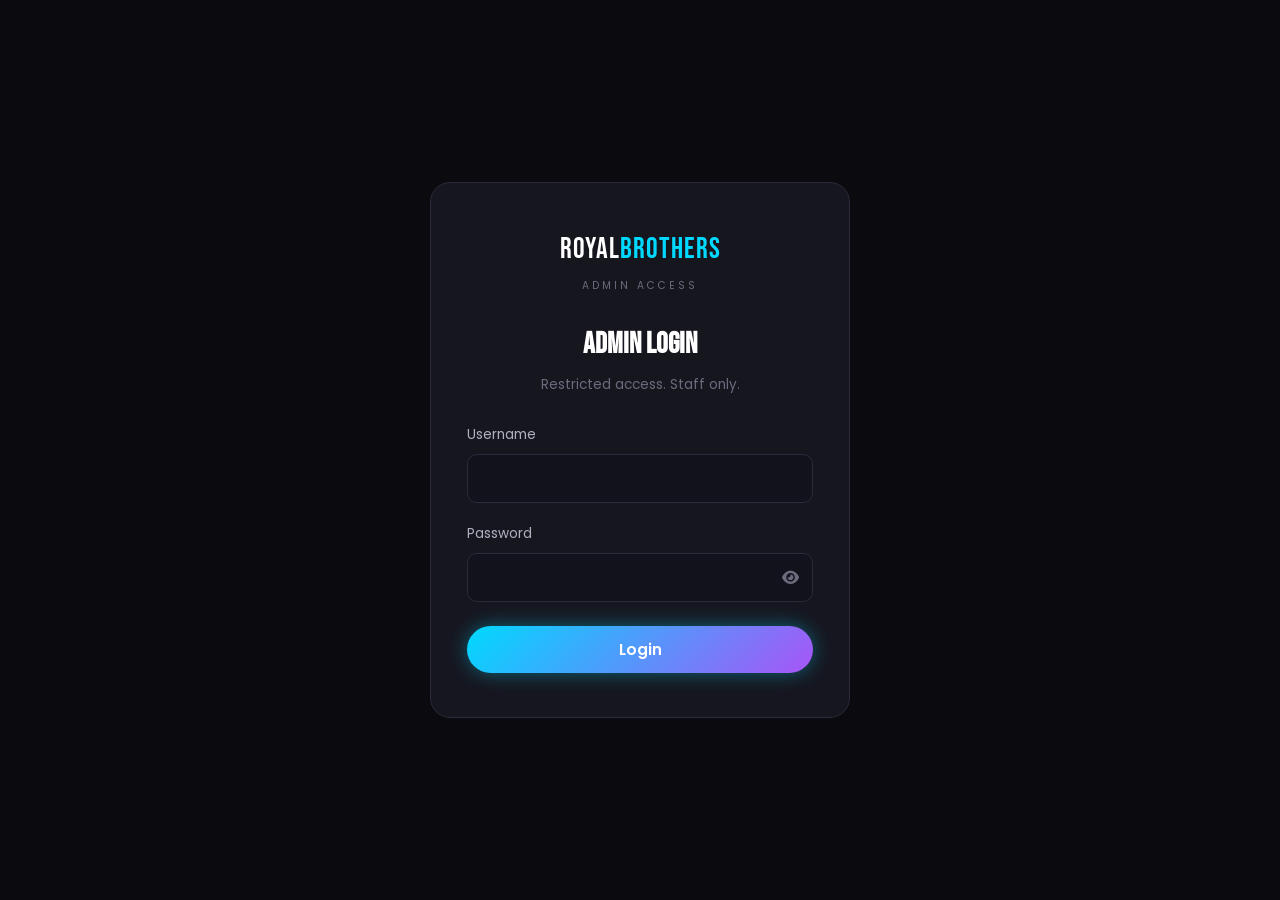
<file: app/static/admin-login.html>
<!doctype html>
<html lang="en">
  <head>
    <meta charset="UTF-8" />
    <meta name="viewport" content="width=device-width, initial-scale=1.0" />
    <title>Admin Login | Royal Brothers Fitness Gym</title>
    <meta name="robots" content="noindex, nofollow" />

    <link rel="preconnect" href="https://fonts.googleapis.com" />
    <link
      href="https://fonts.googleapis.com/css2?family=Poppins:wght@300;400;500;600;700;800&family=Bebas+Neue&display=swap"
      rel="stylesheet"
    />
    <link
      rel="stylesheet"
      href="https://cdnjs.cloudflare.com/ajax/libs/font-awesome/6.5.1/css/all.min.css"
    />

    <link rel="stylesheet" href="style.css" />
    <link rel="stylesheet" href="admin.css" />
  </head>
  <body class="admin-login-body">
    <div class="admin-login-card">
      <div class="admin-login-logo">
        <span class="logo-text">ROYAL<span class="logo-accent">BROTHERS</span></span>
        <span class="logo-sub">ADMIN ACCESS</span>
      </div>

      <h1 class="admin-login-title">Admin Login</h1>
      <p class="admin-login-desc">Restricted access. Staff only.</p>

      <form id="adminLoginForm" class="admin-login-form" novalidate>
        <div class="form-group">
          <label for="adminUsername">Username</label>
          <input type="text" id="adminUsername" name="username" required autocomplete="username" />
        </div>

        <div class="form-group">
          <label for="adminPassword">Password</label>
          <div class="password-wrapper">
            <input type="password" id="adminPassword" name="password" required autocomplete="current-password" />
            <button type="button" class="toggle-password" id="toggleAdminPassword" data-target="adminPassword" aria-label="Show password">
              <i class="fa-solid fa-eye"></i>
            </button>
          </div>
        </div>

        <p id="formError" class="form-error" role="alert"></p>

        <button type="submit" class="btn btn-neon admin-login-submit">Login</button>
      </form>
    </div>

    <script src="admin.js"></script>
  </body>
</html>
</file>
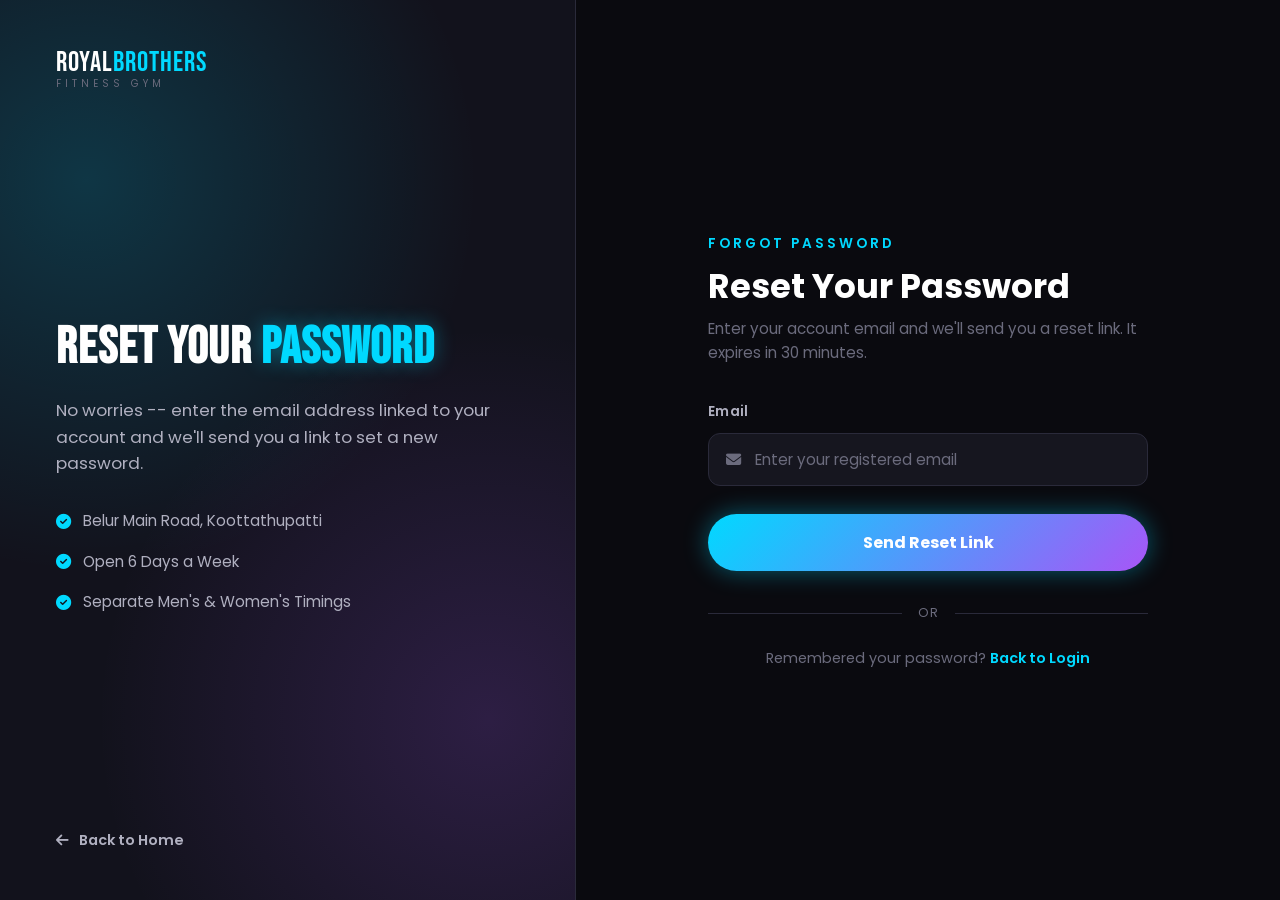
<file: app/static/forgot-password.html>
<!doctype html>
<html lang="en">
  <head>
    <meta charset="UTF-8" />
    <meta name="viewport" content="width=device-width, initial-scale=1.0" />
    <title>Forgot Password | Royal Brothers Fitness Gym</title>
    <meta
      name="description"
      content="Reset your Royal Brothers Fitness Gym account password."
    />

    <!-- Google Fonts -->
    <link rel="preconnect" href="https://fonts.googleapis.com" />
    <link
      href="https://fonts.googleapis.com/css2?family=Poppins:wght@300;400;500;600;700;800&family=Bebas+Neue&display=swap"
      rel="stylesheet"
    />

    <!-- Font Awesome Icons -->
    <link
      rel="stylesheet"
      href="https://cdnjs.cloudflare.com/ajax/libs/font-awesome/6.5.1/css/all.min.css"
    />

    <!-- Main site stylesheet (shared variables, colors, buttons) -->
    <link rel="stylesheet" href="style.css" />
    <!-- Login page stylesheet (reused so this page matches the login look) -->
    <link rel="stylesheet" href="login.css" />
  </head>
  <body>
    <div class="auth-page">
      <!-- ============ LEFT BRAND PANEL ============ -->
      <div class="auth-brand">
        <a href="index.html" class="logo auth-logo">
          <span class="logo-text"
            >ROYAL<span class="logo-accent">BROTHERS</span></span
          >
          <span class="logo-sub">FITNESS GYM</span>
        </a>

        <div class="auth-brand-content">
          <h1 class="auth-brand-title">
            RESET YOUR <span class="text-neon-blue">PASSWORD</span>
          </h1>
          <p class="auth-brand-desc">
            No worries -- enter the email address linked to your account and
            we'll send you a link to set a new password.
          </p>

          <ul class="auth-brand-list">
            <li>
              <i class="fa-solid fa-circle-check"></i> Belur Main Road,
              Koottathupatti
            </li>
            <li><i class="fa-solid fa-circle-check"></i> Open 6 Days a Week</li>
            <li>
              <i class="fa-solid fa-circle-check"></i> Separate Men's & Women's
              Timings
            </li>
          </ul>
        </div>

        <a href="index.html" class="auth-back-link">
          <i class="fa-solid fa-arrow-left"></i> Back to Home
        </a>
      </div>

      <!-- ============ RIGHT FORGOT PASSWORD FORM ============ -->
      <div class="auth-form-panel">
        <div class="auth-card">
          <span class="section-tag">FORGOT PASSWORD</span>
          <h2 class="auth-title">Reset Your Password</h2>
          <p class="auth-subtitle">
            Enter your account email and we'll send you a reset link. It expires
            in 30 minutes.
          </p>

          <form class="auth-form" id="forgotPasswordForm" novalidate>
            <div class="form-group">
              <label for="forgotEmail">Email</label>
              <div class="input-wrapper">
                <i class="fa-solid fa-envelope"></i>
                <input
                  type="email"
                  id="forgotEmail"
                  name="forgotEmail"
                  placeholder="Enter your registered email"
                  autocomplete="email"
                  required
                />
              </div>
            </div>

            <p class="form-error" id="formError" role="alert"></p>

            <button type="submit" class="btn btn-neon-lg auth-submit">
              Send Reset Link
            </button>
          </form>

          <div class="auth-divider"><span>OR</span></div>

          <p class="auth-footer-text">
            Remembered your password?
            <a href="login.html" class="auth-link">Back to Login</a>
          </p>
        </div>
      </div>
    </div>

    <script src="forgot-password.js"></script>
  </body>
</html>
</file>
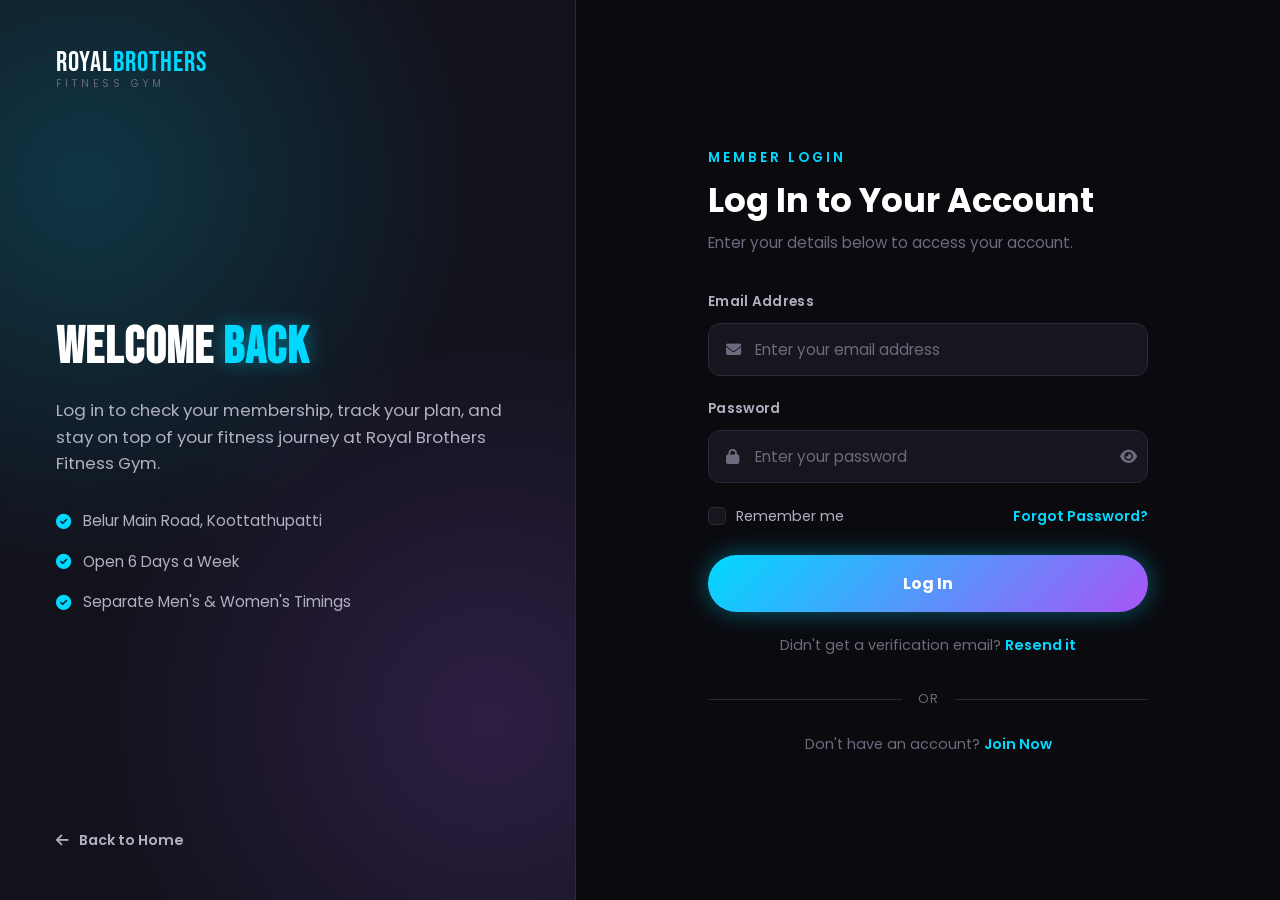
<file: app/static/login.html>
<!doctype html>
<html lang="en">
  <head>
    <meta charset="UTF-8" />
    <meta name="viewport" content="width=device-width, initial-scale=1.0" />
    <title>Login | Royal Brothers Fitness Gym</title>
    <meta
      name="description"
      content="Login to your Royal Brothers Fitness Gym member account."
    />

    <!-- Google Fonts -->
    <link rel="preconnect" href="https://fonts.googleapis.com" />
    <link
      href="https://fonts.googleapis.com/css2?family=Poppins:wght@300;400;500;600;700;800&family=Bebas+Neue&display=swap"
      rel="stylesheet"
    />

    <!-- Font Awesome Icons -->
    <link
      rel="stylesheet"
      href="https://cdnjs.cloudflare.com/ajax/libs/font-awesome/6.5.1/css/all.min.css"
    />

    <!-- Main site stylesheet (shared variables, colors, buttons) -->
    <link rel="stylesheet" href="style.css" />
    <!-- Login page stylesheet -->
    <link rel="stylesheet" href="login.css" />
  </head>
  <body>
    <div class="auth-page">
      <!-- ============ LEFT BRAND PANEL ============ -->
      <div class="auth-brand">
        <a href="index.html" class="logo auth-logo">
          <span class="logo-text"
            >ROYAL<span class="logo-accent">BROTHERS</span></span
          >
          <span class="logo-sub">FITNESS GYM</span>
        </a>

        <div class="auth-brand-content">
          <h1 class="auth-brand-title">
            WELCOME <span class="text-neon-blue">BACK</span>
          </h1>
          <p class="auth-brand-desc">
            Log in to check your membership, track your plan, and stay on top of
            your fitness journey at Royal Brothers Fitness Gym.
          </p>

          <ul class="auth-brand-list">
            <li>
              <i class="fa-solid fa-circle-check"></i> Belur Main Road,
              Koottathupatti
            </li>
            <li><i class="fa-solid fa-circle-check"></i> Open 6 Days a Week</li>
            <li>
              <i class="fa-solid fa-circle-check"></i> Separate Men's & Women's
              Timings
            </li>
          </ul>
        </div>

        <a href="index.html" class="auth-back-link">
          <i class="fa-solid fa-arrow-left"></i> Back to Home
        </a>
      </div>

      <!-- ============ RIGHT LOGIN FORM ============ -->
      <div class="auth-form-panel">
        <div class="auth-card">
          <span class="section-tag">MEMBER LOGIN</span>
          <h2 class="auth-title">Log In to Your Account</h2>
          <p class="auth-subtitle">
            Enter your details below to access your account.
          </p>

          <form class="auth-form" id="loginForm" novalidate>
            <div class="form-group">
              <label for="loginEmail">Email Address</label>
              <div class="input-wrapper">
                <i class="fa-solid fa-envelope"></i>
                <input
                  type="email"
                  id="loginEmail"
                  name="loginEmail"
                  placeholder="Enter your email address"
                  autocomplete="username"
                  required
                />
              </div>
            </div>

            <div class="form-group">
              <label for="loginPassword">Password</label>
              <div class="input-wrapper">
                <i class="fa-solid fa-lock"></i>
                <input
                  type="password"
                  id="loginPassword"
                  name="loginPassword"
                  placeholder="Enter your password"
                  autocomplete="current-password"
                  required
                />
                <button
                  type="button"
                  class="toggle-password"
                  id="togglePassword"
                  aria-label="Show password"
                >
                  <i class="fa-solid fa-eye"></i>
                </button>
              </div>
            </div>

            <div class="form-row">
              <label class="checkbox-wrapper">
                <input type="checkbox" id="rememberMe" name="rememberMe" />
                <span class="checkbox-custom"></span>
                Remember me
              </label>
              <a href="forgot-password.html" class="forgot-link"
                >Forgot Password?</a
              >
            </div>

            <p class="form-error" id="formError" role="alert"></p>

            <button type="submit" class="btn btn-neon-lg auth-submit">
              Log In
            </button>

            <p class="auth-footer-text resend-verification-text">
              Didn't get a verification email?
              <a href="#" id="resendVerificationLink" class="auth-link"
                >Resend it</a
              >
            </p>
          </form>

          <div class="auth-divider"><span>OR</span></div>

          <p class="auth-footer-text">
            Don't have an account?
            <a href="register.html" class="auth-link">Join Now</a>
          </p>
        </div>
      </div>
    </div>

    <script src="login.js"></script>
  </body>
</html>
</file>
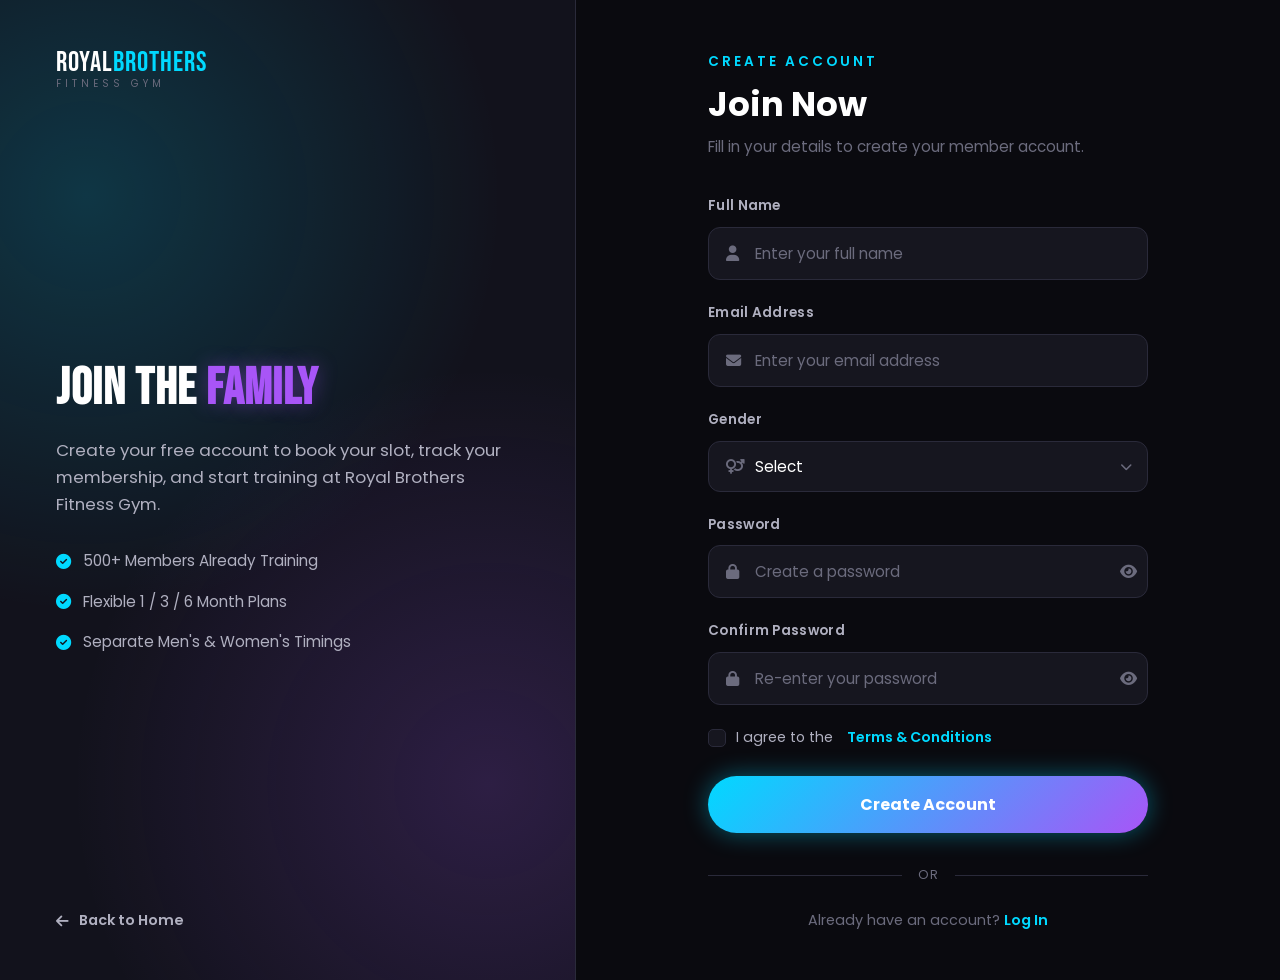
<file: app/static/register.html>
<!doctype html>
<html lang="en">
  <head>
    <meta charset="UTF-8" />
    <meta name="viewport" content="width=device-width, initial-scale=1.0" />
    <title>Join Now | Royal Brothers Fitness Gym</title>
    <meta
      name="description"
      content="Create your Royal Brothers Fitness Gym member account and join today."
    />

    <!-- Google Fonts -->
    <link rel="preconnect" href="https://fonts.googleapis.com" />
    <link
      href="https://fonts.googleapis.com/css2?family=Poppins:wght@300;400;500;600;700;800&family=Bebas+Neue&display=swap"
      rel="stylesheet"
    />

    <!-- Font Awesome Icons -->
    <link
      rel="stylesheet"
      href="https://cdnjs.cloudflare.com/ajax/libs/font-awesome/6.5.1/css/all.min.css"
    />

    <!-- Main site stylesheet (shared variables, colors, buttons) -->
    <link rel="stylesheet" href="style.css" />
    <!-- Shared auth page stylesheet (also used by login.html) -->
    <link rel="stylesheet" href="login.css" />
    <!-- Register page specific tweaks -->
    <link rel="stylesheet" href="register.css" />
  </head>
  <body>
    <div class="auth-page">
      <!-- ============ LEFT BRAND PANEL ============ -->
      <div class="auth-brand">
        <a href="index.html" class="logo auth-logo">
          <span class="logo-text"
            >ROYAL<span class="logo-accent">BROTHERS</span></span
          >
          <span class="logo-sub">FITNESS GYM</span>
        </a>

        <div class="auth-brand-content">
          <h1 class="auth-brand-title">
            JOIN THE <span class="text-neon-purple">FAMILY</span>
          </h1>
          <p class="auth-brand-desc">
            Create your free account to book your slot, track your membership,
            and start training at Royal Brothers Fitness Gym.
          </p>

          <ul class="auth-brand-list">
            <li>
              <i class="fa-solid fa-circle-check"></i> 500+ Members Already
              Training
            </li>
            <li>
              <i class="fa-solid fa-circle-check"></i> Flexible 1 / 3 / 6 Month
              Plans
            </li>
            <li>
              <i class="fa-solid fa-circle-check"></i> Separate Men's & Women's
              Timings
            </li>
          </ul>
        </div>

        <a href="index.html" class="auth-back-link">
          <i class="fa-solid fa-arrow-left"></i> Back to Home
        </a>
      </div>

      <!-- ============ RIGHT REGISTER FORM ============ -->
      <div class="auth-form-panel">
        <div class="auth-card">
          <span class="section-tag">CREATE ACCOUNT</span>
          <h2 class="auth-title">Join Now</h2>
          <p class="auth-subtitle">
            Fill in your details to create your member account.
          </p>

          <form class="auth-form" id="registerForm" novalidate>
            <div class="form-group">
              <label for="fullName">Full Name</label>
              <div class="input-wrapper">
                <i class="fa-solid fa-user"></i>
                <input
                  type="text"
                  id="fullName"
                  name="fullName"
                  placeholder="Enter your full name"
                  autocomplete="name"
                  required
                />
              </div>
            </div>

            <div class="form-group">
              <label for="registerEmail">Email Address</label>
              <div class="input-wrapper">
                <i class="fa-solid fa-envelope"></i>
                <input
                  type="email"
                  id="registerEmail"
                  name="registerEmail"
                  placeholder="Enter your email address"
                  autocomplete="username"
                  required
                />
              </div>
            </div>

            <div class="form-group">
              <label for="gender">Gender</label>
              <div class="input-wrapper select-wrapper">
                <i class="fa-solid fa-venus-mars"></i>
                <select id="gender" name="gender" required>
                  <option value="" disabled selected>Select</option>
                  <option value="male">Male</option>
                  <option value="female">Female</option>
                  <option value="other">Other</option>
                </select>
              </div>
            </div>

            <div class="form-group">
              <label for="registerPassword">Password</label>
              <div class="input-wrapper">
                <i class="fa-solid fa-lock"></i>
                <input
                  type="password"
                  id="registerPassword"
                  name="registerPassword"
                  placeholder="Create a password"
                  autocomplete="new-password"
                  required
                />
                <button
                  type="button"
                  class="toggle-password"
                  data-target="registerPassword"
                  aria-label="Show password"
                >
                  <i class="fa-solid fa-eye"></i>
                </button>
              </div>
            </div>

            <div class="form-group">
              <label for="confirmPassword">Confirm Password</label>
              <div class="input-wrapper">
                <i class="fa-solid fa-lock"></i>
                <input
                  type="password"
                  id="confirmPassword"
                  name="confirmPassword"
                  placeholder="Re-enter your password"
                  autocomplete="new-password"
                  required
                />
                <button
                  type="button"
                  class="toggle-password"
                  data-target="confirmPassword"
                  aria-label="Show password"
                >
                  <i class="fa-solid fa-eye"></i>
                </button>
              </div>
            </div>

            <label class="checkbox-wrapper terms-checkbox">
              <input type="checkbox" id="agreeTerms" name="agreeTerms" />
              <span class="checkbox-custom"></span>
              I agree to the
              <a href="#" class="auth-link">Terms & Conditions</a>
            </label>

            <p class="form-error" id="formError" role="alert"></p>

            <button type="submit" class="btn btn-neon-lg auth-submit">
              Create Account
            </button>
          </form>

          <div class="auth-divider"><span>OR</span></div>

          <p class="auth-footer-text">
            Already have an account?
            <a href="login.html" class="auth-link">Log In</a>
          </p>
        </div>
      </div>
    </div>

    <script src="register.js"></script>
  </body>
</html>
</file>
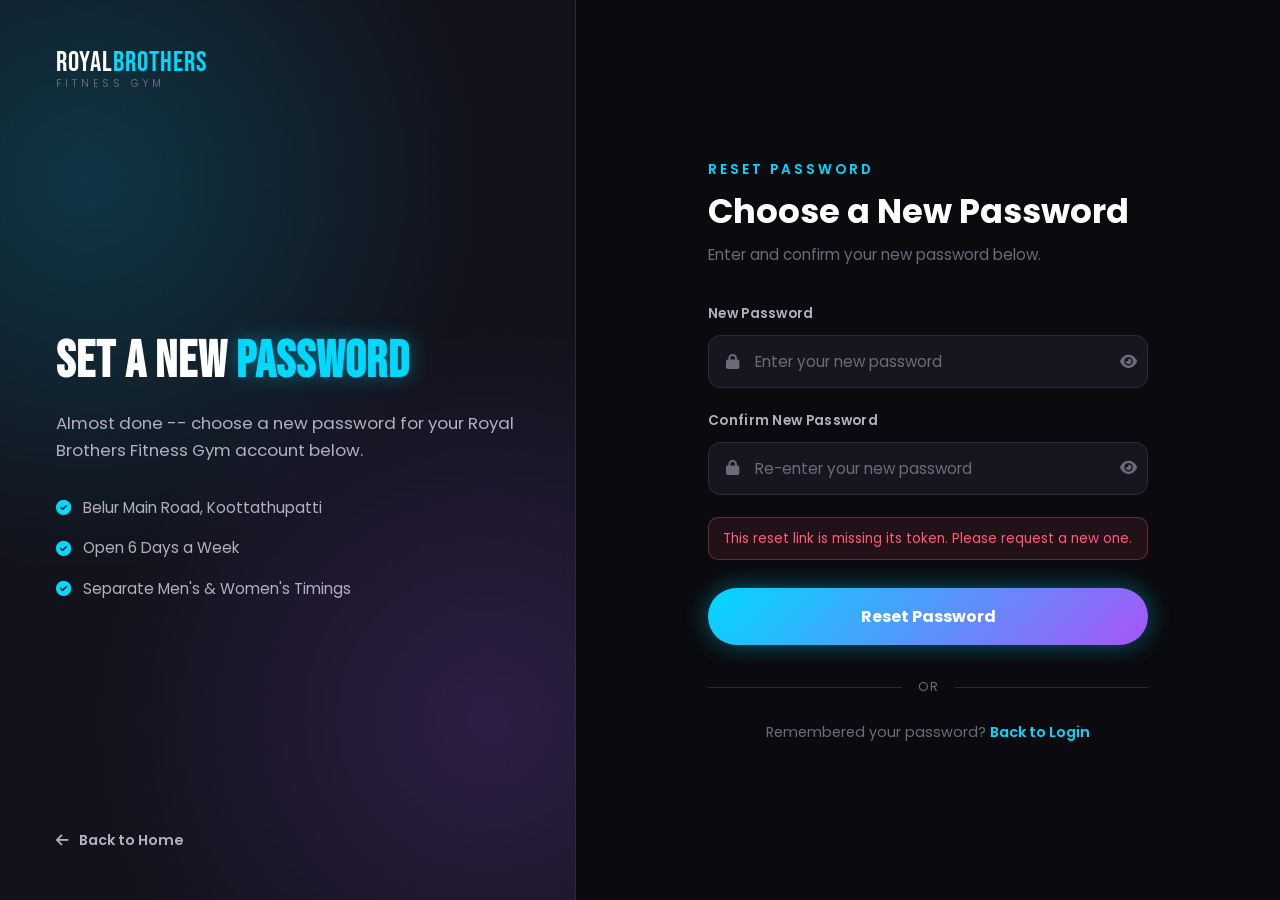
<file: app/static/reset-password.html>
<!doctype html>
<html lang="en">
  <head>
    <meta charset="UTF-8" />
    <meta name="viewport" content="width=device-width, initial-scale=1.0" />
    <title>Reset Password | Royal Brothers Fitness Gym</title>
    <meta
      name="description"
      content="Set a new password for your Royal Brothers Fitness Gym account."
    />

    <!-- Google Fonts -->
    <link rel="preconnect" href="https://fonts.googleapis.com" />
    <link
      href="https://fonts.googleapis.com/css2?family=Poppins:wght@300;400;500;600;700;800&family=Bebas+Neue&display=swap"
      rel="stylesheet"
    />

    <!-- Font Awesome Icons -->
    <link
      rel="stylesheet"
      href="https://cdnjs.cloudflare.com/ajax/libs/font-awesome/6.5.1/css/all.min.css"
    />

    <!-- Main site stylesheet (shared variables, colors, buttons) -->
    <link rel="stylesheet" href="style.css" />
    <!-- Login page stylesheet (reused so this page matches the login look) -->
    <link rel="stylesheet" href="login.css" />
  </head>
  <body>
    <div class="auth-page">
      <!-- ============ LEFT BRAND PANEL ============ -->
      <div class="auth-brand">
        <a href="index.html" class="logo auth-logo">
          <span class="logo-text"
            >ROYAL<span class="logo-accent">BROTHERS</span></span
          >
          <span class="logo-sub">FITNESS GYM</span>
        </a>

        <div class="auth-brand-content">
          <h1 class="auth-brand-title">
            SET A NEW <span class="text-neon-blue">PASSWORD</span>
          </h1>
          <p class="auth-brand-desc">
            Almost done -- choose a new password for your Royal Brothers Fitness
            Gym account below.
          </p>

          <ul class="auth-brand-list">
            <li>
              <i class="fa-solid fa-circle-check"></i> Belur Main Road,
              Koottathupatti
            </li>
            <li><i class="fa-solid fa-circle-check"></i> Open 6 Days a Week</li>
            <li>
              <i class="fa-solid fa-circle-check"></i> Separate Men's & Women's
              Timings
            </li>
          </ul>
        </div>

        <a href="index.html" class="auth-back-link">
          <i class="fa-solid fa-arrow-left"></i> Back to Home
        </a>
      </div>

      <!-- ============ RIGHT RESET PASSWORD FORM ============ -->
      <div class="auth-form-panel">
        <div class="auth-card">
          <span class="section-tag">RESET PASSWORD</span>
          <h2 class="auth-title">Choose a New Password</h2>
          <p class="auth-subtitle">
            Enter and confirm your new password below.
          </p>

          <form class="auth-form" id="resetPasswordForm" novalidate>
            <div class="form-group">
              <label for="newPassword">New Password</label>
              <div class="input-wrapper">
                <i class="fa-solid fa-lock"></i>
                <input
                  type="password"
                  id="newPassword"
                  name="newPassword"
                  placeholder="Enter your new password"
                  autocomplete="new-password"
                  required
                />
                <button
                  type="button"
                  class="toggle-password"
                  id="toggleNewPassword"
                  aria-label="Show password"
                >
                  <i class="fa-solid fa-eye"></i>
                </button>
              </div>
            </div>

            <div class="form-group">
              <label for="confirmPassword">Confirm New Password</label>
              <div class="input-wrapper">
                <i class="fa-solid fa-lock"></i>
                <input
                  type="password"
                  id="confirmPassword"
                  name="confirmPassword"
                  placeholder="Re-enter your new password"
                  autocomplete="new-password"
                  required
                />
                <button
                  type="button"
                  class="toggle-password"
                  id="toggleConfirmPassword"
                  aria-label="Show password"
                >
                  <i class="fa-solid fa-eye"></i>
                </button>
              </div>
            </div>

            <p class="form-error" id="formError" role="alert"></p>

            <button type="submit" class="btn btn-neon-lg auth-submit">
              Reset Password
            </button>
          </form>

          <div class="auth-divider"><span>OR</span></div>

          <p class="auth-footer-text">
            Remembered your password?
            <a href="login.html" class="auth-link">Back to Login</a>
          </p>
        </div>
      </div>
    </div>

    <script src="reset-password.js"></script>
  </body>
</html>
</file>
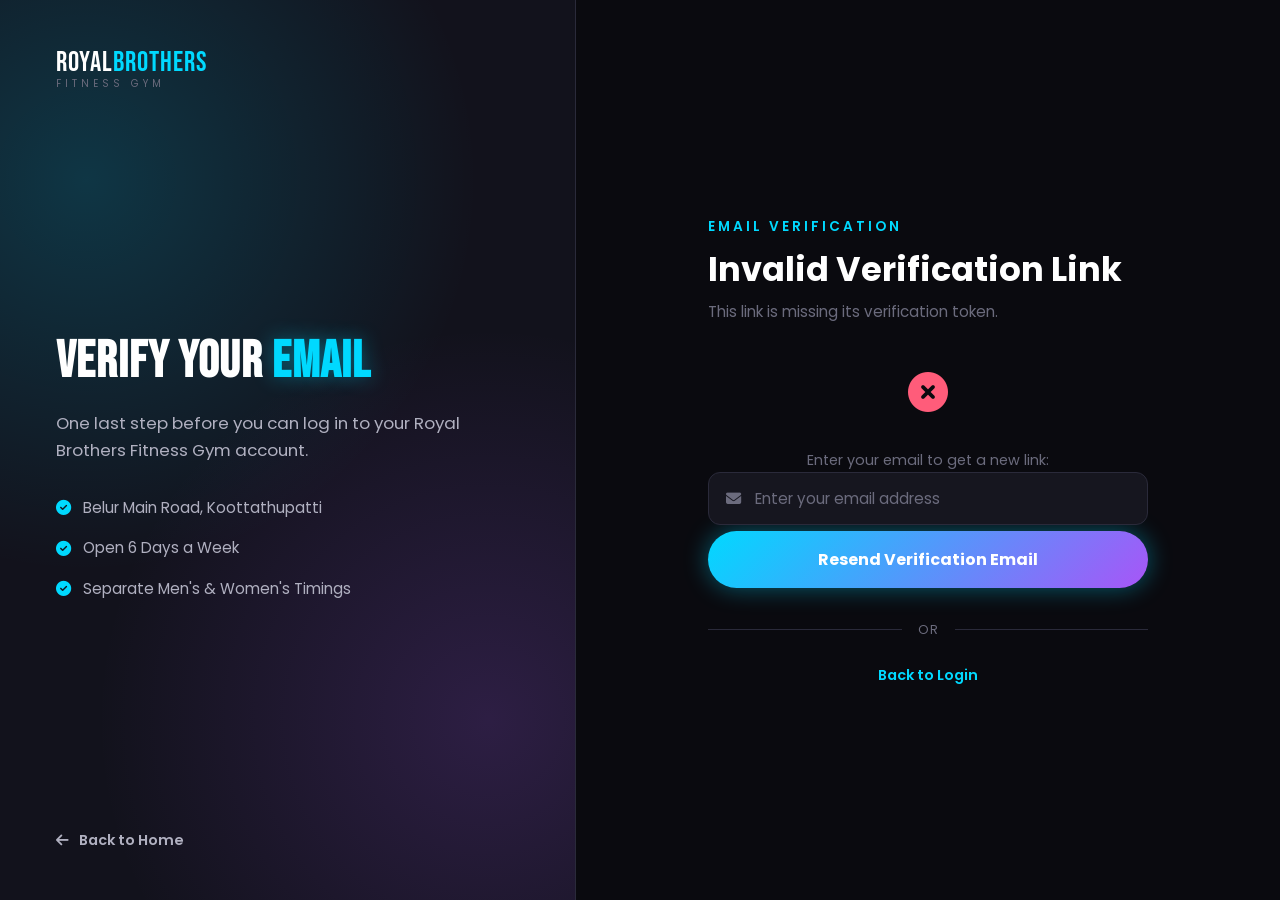
<file: app/static/verify-email.html>
<!doctype html>
<html lang="en">
  <head>
    <meta charset="UTF-8" />
    <meta name="viewport" content="width=device-width, initial-scale=1.0" />
    <title>Verify Email | Royal Brothers Fitness Gym</title>
    <meta
      name="description"
      content="Verify your email address for your Royal Brothers Fitness Gym account."
    />

    <!-- Google Fonts -->
    <link rel="preconnect" href="https://fonts.googleapis.com" />
    <link
      href="https://fonts.googleapis.com/css2?family=Poppins:wght@300;400;500;600;700;800&family=Bebas+Neue&display=swap"
      rel="stylesheet"
    />

    <!-- Font Awesome Icons -->
    <link
      rel="stylesheet"
      href="https://cdnjs.cloudflare.com/ajax/libs/font-awesome/6.5.1/css/all.min.css"
    />

    <!-- Main site stylesheet (shared variables, colors, buttons) -->
    <link rel="stylesheet" href="style.css" />
    <!-- Login page stylesheet (reused so this page matches the login look) -->
    <link rel="stylesheet" href="login.css" />
  </head>
  <body>
    <div class="auth-page">
      <!-- ============ LEFT BRAND PANEL ============ -->
      <div class="auth-brand">
        <a href="index.html" class="logo auth-logo">
          <span class="logo-text"
            >ROYAL<span class="logo-accent">BROTHERS</span></span
          >
          <span class="logo-sub">FITNESS GYM</span>
        </a>

        <div class="auth-brand-content">
          <h1 class="auth-brand-title">
            VERIFY YOUR <span class="text-neon-blue">EMAIL</span>
          </h1>
          <p class="auth-brand-desc">
            One last step before you can log in to your Royal Brothers Fitness
            Gym account.
          </p>

          <ul class="auth-brand-list">
            <li>
              <i class="fa-solid fa-circle-check"></i> Belur Main Road,
              Koottathupatti
            </li>
            <li><i class="fa-solid fa-circle-check"></i> Open 6 Days a Week</li>
            <li>
              <i class="fa-solid fa-circle-check"></i> Separate Men's & Women's
              Timings
            </li>
          </ul>
        </div>

        <a href="index.html" class="auth-back-link">
          <i class="fa-solid fa-arrow-left"></i> Back to Home
        </a>
      </div>

      <!-- ============ RIGHT VERIFICATION STATUS PANEL ============ -->
      <div class="auth-form-panel">
        <div class="auth-card">
          <span class="section-tag">EMAIL VERIFICATION</span>
          <h2 class="auth-title" id="verifyTitle">Verifying your email...</h2>
          <p class="auth-subtitle" id="verifySubtitle">Please wait a moment.</p>

          <div id="verifyIcon" class="verify-status-icon">
            <i class="fa-solid fa-spinner fa-spin"></i>
          </div>

          <p class="form-error" id="formError" role="alert"></p>

          <!-- Shown only if the token is invalid/expired -->
          <div id="resendSection" class="resend-section" style="display: none">
            <p class="auth-footer-text">Enter your email to get a new link:</p>
            <div class="form-group">
              <div class="input-wrapper">
                <i class="fa-solid fa-envelope"></i>
                <input
                  type="email"
                  id="resendEmail"
                  name="resendEmail"
                  placeholder="Enter your email address"
                  autocomplete="username"
                />
              </div>
            </div>
            <button
              type="button"
              id="resendBtn"
              class="btn btn-neon-lg auth-submit"
            >
              Resend Verification Email
            </button>
          </div>

          <div class="auth-divider"><span>OR</span></div>

          <p class="auth-footer-text">
            <a href="login.html" class="auth-link">Back to Login</a>
          </p>
        </div>
      </div>
    </div>

    <script src="verify-email.js"></script>
  </body>
</html>
</file>
<file: app/static/style.css>
/* ============================================
   ROYAL BROTHERS FITNESS GYM - STYLESHEET (PART 1 of 3)
   Reset, Variables, Base, Buttons, Section Headers,
   Header/Navbar, Hero Section
   ============================================ */

/* ---------- CSS RESET ---------- */
* {
  margin: 0;
  padding: 0;
  box-sizing: border-box;
}

html {
  scroll-behavior: smooth;
}

/* ---------- CSS VARIABLES ---------- */
:root {
  /* Colors */
  --color-bg: #0a0a0f;
  --color-bg-secondary: #12121c;
  --color-bg-card: #16161f;
  --color-bg-card-hover: #1c1c28;
  --color-border: #2a2a3a;

  --color-neon-blue: #00d9ff;
  --color-neon-blue-glow: rgba(0, 217, 255, 0.4);
  --color-neon-purple: #a855f7;
  --color-neon-purple-glow: rgba(168, 85, 247, 0.4);

  --color-text-primary: #ffffff;
  --color-text-secondary: #b0b0c0;
  --color-text-muted: #6b6b7d;

  --gradient-blue-purple: linear-gradient(135deg, #00d9ff 0%, #a855f7 100%);
  --gradient-dark: linear-gradient(
    180deg,
    rgba(10, 10, 15, 0.6) 0%,
    rgba(10, 10, 15, 0.95) 100%
  );

  /* Typography */
  --font-primary: "Poppins", sans-serif;
  --font-display: "Bebas Neue", sans-serif;

  /* Spacing */
  --container-width: 1200px;
  --section-padding: 100px 0;

  /* Transitions */
  --transition-fast: 0.2s ease;
  --transition-medium: 0.4s ease;
  --transition-slow: 0.6s ease;
}

body {
  font-family: var(--font-primary);
  background-color: var(--color-bg);
  color: var(--color-text-secondary);
  line-height: 1.6;
  overflow-x: hidden;
}

a {
  text-decoration: none;
  color: inherit;
}

ul {
  list-style: none;
}

img {
  max-width: 100%;
  display: block;
}

button {
  font-family: var(--font-primary);
  cursor: pointer;
  border: none;
  outline: none;
}

.container {
  width: 100%;
  max-width: var(--container-width);
  margin: 0 auto;
  padding: 0 24px;
}

.text-center {
  text-align: center;
}

.text-neon-blue {
  color: var(--color-neon-blue);
  text-shadow: 0 0 20px var(--color-neon-blue-glow);
}

.text-neon-purple {
  color: var(--color-neon-purple);
  text-shadow: 0 0 20px var(--color-neon-purple-glow);
}

/* ---------- SCROLLBAR ---------- */
::-webkit-scrollbar {
  width: 8px;
}

::-webkit-scrollbar-track {
  background: var(--color-bg);
}

::-webkit-scrollbar-thumb {
  background: var(--gradient-blue-purple);
  border-radius: 10px;
}

/* ---------- PRELOADER ---------- */
.preloader {
  position: fixed;
  inset: 0;
  background: var(--color-bg);
  display: flex;
  align-items: center;
  justify-content: center;
  z-index: 9999;
  transition:
    opacity var(--transition-slow),
    visibility var(--transition-slow);
}

.preloader.hidden {
  opacity: 0;
  visibility: hidden;
}

.loader-spinner {
  width: 60px;
  height: 60px;
  border: 4px solid var(--color-border);
  border-top: 4px solid var(--color-neon-blue);
  border-right: 4px solid var(--color-neon-purple);
  border-radius: 50%;
  animation: spin 0.9s linear infinite;
}

@keyframes spin {
  to {
    transform: rotate(360deg);
  }
}

/* ---------- BUTTONS ---------- */
.btn {
  display: inline-block;
  padding: 12px 28px;
  border-radius: 50px;
  font-weight: 600;
  font-size: 0.95rem;
  transition: all var(--transition-fast);
  white-space: nowrap;
}

.btn-neon {
  background: var(--gradient-blue-purple);
  color: #fff;
  box-shadow: 0 0 20px var(--color-neon-blue-glow);
}

.btn-neon:hover {
  box-shadow:
    0 0 35px var(--color-neon-blue-glow),
    0 0 35px var(--color-neon-purple-glow);
  transform: translateY(-2px);
}

.btn-neon-lg {
  background: var(--gradient-blue-purple);
  color: #fff;
  padding: 16px 40px;
  border-radius: 50px;
  font-weight: 700;
  font-size: 1.05rem;
  box-shadow: 0 0 25px var(--color-neon-blue-glow);
  display: inline-block;
  transition: all var(--transition-fast);
}

.btn-neon-lg:hover {
  transform: translateY(-3px);
  box-shadow:
    0 0 40px var(--color-neon-blue-glow),
    0 0 40px var(--color-neon-purple-glow);
}

.btn-outline {
  background: transparent;
  color: var(--color-text-primary);
  border: 2px solid var(--color-border);
}

.btn-outline:hover {
  border-color: var(--color-neon-blue);
  color: var(--color-neon-blue);
}

.btn-outline-lg {
  background: transparent;
  color: var(--color-text-primary);
  border: 2px solid var(--color-neon-purple);
  padding: 14px 38px;
  border-radius: 50px;
  font-weight: 700;
  font-size: 1.05rem;
  display: inline-block;
  transition: all var(--transition-fast);
}

.btn-outline-lg:hover {
  background: var(--color-neon-purple);
  box-shadow: 0 0 30px var(--color-neon-purple-glow);
}

/* ---------- SECTION HEADER ---------- */
.section-tag {
  display: inline-block;
  color: var(--color-neon-blue);
  font-weight: 600;
  font-size: 0.85rem;
  letter-spacing: 3px;
  margin-bottom: 12px;
}

.section-title {
  font-size: 2.6rem;
  font-weight: 700;
  color: var(--color-text-primary);
  margin-bottom: 16px;
  line-height: 1.2;
}

.section-desc {
  font-size: 1.05rem;
  color: var(--color-text-muted);
  max-width: 600px;
}

.section-header.text-center .section-desc {
  margin: 0 auto;
}

/* ---------- HEADER / NAVBAR ---------- */
.header {
  position: fixed;
  top: 0;
  left: 0;
  width: 100%;
  z-index: 1000;
  background: rgba(10, 10, 15, 0.85);
  backdrop-filter: blur(12px);
  border-bottom: 1px solid var(--color-border);
  transition:
    background var(--transition-medium),
    box-shadow var(--transition-medium),
    padding var(--transition-medium);
}

/* Emphasize brand identity + tighten header once user scrolls */
.header.scrolled {
  background: rgba(10, 10, 15, 0.97);
  box-shadow: 0 4px 24px rgba(0, 0, 0, 0.4);
}

.header.scrolled .navbar {
  height: 68px;
}

.navbar {
  display: flex;
  align-items: center;
  justify-content: space-between;
  height: 80px;
  transition: height var(--transition-medium);
}

.logo {
  display: flex;
  flex-direction: column;
  line-height: 1.1;
}

.logo-text {
  font-family: var(--font-display);
  font-size: 1.75rem;
  letter-spacing: 1px;
  color: var(--color-text-primary);
}

.logo-accent {
  color: var(--color-neon-blue);
}

.logo-sub {
  font-size: 0.62rem;
  letter-spacing: 4px;
  color: var(--color-text-muted);
}

.nav-menu {
  display: flex;
  gap: 32px;
}

.nav-link {
  font-size: 0.92rem;
  font-weight: 500;
  color: var(--color-text-secondary);
  position: relative;
  padding: 8px 0;
  transition: color var(--transition-fast);
}

.nav-link::after {
  content: "";
  position: absolute;
  left: 0;
  bottom: 0;
  width: 0;
  height: 2px;
  background: var(--gradient-blue-purple);
  transition: width var(--transition-fast);
}

.nav-link:hover,
.nav-link.active {
  color: var(--color-text-primary);
}

.nav-link:hover::after,
.nav-link.active::after {
  width: 100%;
}

/* On desktop the "Login" menu item duplicates the standalone Login
   button in .nav-actions, so it's hidden here. It is restored inside
   the mobile nav media query below, where .nav-actions itself is
   hidden and the menu item is the only way to reach Login. No markup
   changes needed -- this targets the existing Login link by its
   href so nothing else in the menu is affected. */
.nav-menu a[href="login.html"] {
  display: none;
}

.nav-actions {
  display: flex;
  align-items: center;
  gap: 14px;
}

.hamburger {
  display: none;
  flex-direction: column;
  gap: 5px;
  cursor: pointer;
  z-index: 1100;
}

.hamburger span {
  width: 26px;
  height: 2px;
  background: var(--color-text-primary);
  transition: all var(--transition-fast);
}

.hamburger.active span:nth-child(1) {
  transform: translateY(7px) rotate(45deg);
}

.hamburger.active span:nth-child(2) {
  opacity: 0;
}

.hamburger.active span:nth-child(3) {
  transform: translateY(-7px) rotate(-45deg);
}

/* ---------- HERO SECTION ---------- */
.hero {
  position: relative;
  min-height: 100vh;
  display: flex;
  align-items: center;
  padding-top: 80px;
  background:
    radial-gradient(
      circle at 20% 30%,
      rgba(0, 217, 255, 0.15),
      transparent 45%
    ),
    radial-gradient(
      circle at 80% 70%,
      rgba(168, 85, 247, 0.15),
      transparent 45%
    ),
    var(--color-bg);
  overflow: hidden;
}

.hero-overlay {
  position: absolute;
  inset: 0;
  background: url("hero-fitness.jpg") center/cover no-repeat;
  opacity: 0.18;
  z-index: 0;
}

.hero-content {
  position: relative;
  z-index: 1;
  display: flex;
  align-items: center;
  justify-content: space-between;
  gap: 50px;
}

.hero-text {
  flex: 1 1 560px;
  min-width: 0;
}

.hero-tag {
  display: inline-block;
  background: var(--color-bg-card);
  border: 1px solid var(--color-border);
  padding: 8px 18px;
  border-radius: 50px;
  font-size: 0.8rem;
  font-weight: 600;
  letter-spacing: 1px;
  color: var(--color-text-secondary);
  margin-bottom: 24px;
}

.hero-title {
  font-family: var(--font-display);
  font-size: 4.2rem;
  line-height: 1.1;
  color: var(--color-text-primary);
  letter-spacing: 1px;
  margin-bottom: 24px;
}

.hero-desc {
  max-width: 600px;
  font-size: 1.1rem;
  color: var(--color-text-secondary);
  margin-bottom: 36px;
}

.hero-desc strong {
  color: var(--color-text-primary);
}

.hero-buttons {
  display: flex;
  gap: 20px;
  margin-bottom: 60px;
  flex-wrap: wrap;
}

.hero-stats {
  display: flex;
  gap: 50px;
  flex-wrap: wrap;
}

.stat-box h3.counter {
  font-family: var(--font-display);
  font-size: 2.5rem;
  background: var(--gradient-blue-purple);
  -webkit-background-clip: text;
  background-clip: text;
  -webkit-text-fill-color: transparent;
}

.stat-box p {
  font-size: 0.85rem;
  color: var(--color-text-muted);
  letter-spacing: 1px;
  text-transform: uppercase;
}

/* Hero image (fills the previously empty right side) */
.hero-image {
  flex: 1 1 420px;
  position: relative;
  border-radius: 24px;
  overflow: hidden;
  border: 1px solid var(--color-border);
  box-shadow:
    0 0 50px rgba(0, 217, 255, 0.12),
    0 0 90px rgba(168, 85, 247, 0.1);
}

.hero-image::after {
  content: "";
  position: absolute;
  inset: 0;
  background: linear-gradient(
    180deg,
    transparent 40%,
    rgba(10, 10, 15, 0.85) 100%
  );
  pointer-events: none;
}

.hero-image img {
  width: 100%;
  height: 560px;
  object-fit: cover;
  display: block;
}
/* ============================================
   ROYAL BROTHERS FITNESS GYM - STYLESHEET (PART 2 of 3)
   Quick Info Strip, About Preview, Services,
   Membership Plans, Timing Section, CTA, Contact Section
   ============================================ */

/* ---------- QUICK INFO STRIP ---------- */
.quick-info {
  background: var(--color-bg-secondary);
  border-bottom: 1px solid var(--color-border);
  padding: 40px 0;
}

.quick-info-grid {
  display: grid;
  grid-template-columns: repeat(4, 1fr);
  gap: 30px;
}

.quick-info-item {
  display: flex;
  align-items: center;
  gap: 16px;
}

.quick-info-item i {
  font-size: 1.6rem;
  color: var(--color-neon-blue);
  width: 50px;
  height: 50px;
  display: flex;
  align-items: center;
  justify-content: center;
  background: var(--color-bg-card);
  border-radius: 12px;
  border: 1px solid var(--color-border);
  flex-shrink: 0;
}

.quick-info-item h4 {
  color: var(--color-text-primary);
  font-size: 0.95rem;
  margin-bottom: 4px;
}

.quick-info-item p {
  font-size: 0.85rem;
  color: var(--color-text-muted);
}

/* ---------- ABOUT PREVIEW ---------- */
.about-preview {
  padding: var(--section-padding);
}

.about-grid {
  display: grid;
  grid-template-columns: 1fr 1fr;
  gap: 60px;
  align-items: center;
}

.about-image {
  position: relative;
  border-radius: 20px;
  overflow: hidden;
  background: var(--color-bg-card);
}

.about-image img {
  width: 100%;
  height: 500px;
  object-fit: cover;
  border-radius: 20px;
  border: 1px solid var(--color-border);
}

.about-image-badge {
  position: absolute;
  bottom: 24px;
  left: 24px;
  background: rgba(10, 10, 15, 0.9);
  backdrop-filter: blur(10px);
  border: 1px solid var(--color-neon-blue);
  padding: 16px 24px;
  border-radius: 14px;
}

.about-image-badge h3 {
  font-family: var(--font-display);
  font-size: 2rem;
  color: var(--color-neon-blue);
}

.about-image-badge p {
  font-size: 0.8rem;
  color: var(--color-text-secondary);
}

.about-content p {
  margin-bottom: 24px;
}

.about-content p strong {
  color: var(--color-text-primary);
}

.about-list {
  margin-bottom: 32px;
}

.about-list li {
  display: flex;
  align-items: center;
  gap: 12px;
  margin-bottom: 14px;
  color: var(--color-text-secondary);
}

.about-list i {
  color: var(--color-neon-blue);
}

/* ---------- SERVICES SECTION ---------- */
.services {
  padding: var(--section-padding);
  background: var(--color-bg-secondary);
}

.section-header {
  margin-bottom: 60px;
}

.services-grid {
  display: grid;
  grid-template-columns: repeat(4, 1fr);
  gap: 24px;
}

.service-card {
  background: var(--color-bg-card);
  border: 1px solid var(--color-border);
  border-radius: 16px;
  padding: 32px 24px;
  text-align: center;
  transition: all var(--transition-medium);
}

.service-card:hover {
  transform: translateY(-8px);
  border-color: var(--color-neon-blue);
  box-shadow: 0 10px 40px rgba(0, 217, 255, 0.15);
}

.service-icon {
  width: 65px;
  height: 65px;
  margin: 0 auto 20px;
  display: flex;
  align-items: center;
  justify-content: center;
  background: var(--gradient-blue-purple);
  border-radius: 16px;
  font-size: 1.6rem;
  color: #fff;
}

.service-card h3 {
  color: var(--color-text-primary);
  font-size: 1.1rem;
  margin-bottom: 10px;
}

.service-card p {
  font-size: 0.88rem;
  color: var(--color-text-muted);
}

/* ---------- MEMBERSHIP PLANS PREVIEW ---------- */
.membership-preview {
  padding: var(--section-padding);
}

.plans-grid {
  display: grid;
  grid-template-columns: repeat(3, 1fr);
  gap: 30px;
}

.plan-card {
  background: var(--color-bg-card);
  border: 1px solid var(--color-border);
  border-radius: 20px;
  padding: 40px 32px;
  text-align: center;
  position: relative;
  transition: all var(--transition-medium);
}

.plan-card:hover {
  transform: translateY(-8px);
}

.plan-featured {
  border: 1px solid var(--color-neon-purple);
  background: linear-gradient(
    180deg,
    rgba(168, 85, 247, 0.08) 0%,
    var(--color-bg-card) 100%
  );
  box-shadow: 0 0 40px rgba(168, 85, 247, 0.15);
  transform: scale(1.05);
}

.plan-featured:hover {
  transform: scale(1.05) translateY(-8px);
}

.plan-badge {
  position: absolute;
  top: -14px;
  left: 50%;
  transform: translateX(-50%);
  background: var(--gradient-blue-purple);
  color: #fff;
  padding: 6px 20px;
  border-radius: 50px;
  font-size: 0.75rem;
  font-weight: 700;
  letter-spacing: 1px;
}

.plan-name {
  color: var(--color-text-primary);
  font-size: 1.3rem;
  margin-bottom: 16px;
}

.plan-price {
  font-family: var(--font-display);
  font-size: 3rem;
  color: var(--color-neon-blue);
  margin-bottom: 24px;
}

.plan-price span {
  font-size: 1.5rem;
  vertical-align: top;
}

.plan-features {
  margin-bottom: 32px;
  text-align: left;
}

.plan-features li {
  display: flex;
  align-items: center;
  gap: 10px;
  padding: 10px 0;
  border-bottom: 1px solid var(--color-border);
  font-size: 0.9rem;
  color: var(--color-text-secondary);
}

.plan-features i {
  color: var(--color-neon-purple);
}

.plan-card .btn {
  width: 100%;
}

/* ---------- TIMING SECTION ---------- */
.timing-section {
  padding: var(--section-padding);
  background: var(--color-bg-secondary);
}

.timing-grid {
  display: grid;
  grid-template-columns: repeat(2, 1fr);
  gap: 30px;
}

.timing-card {
  background: var(--color-bg-card);
  border: 1px solid var(--color-border);
  border-radius: 20px;
  padding: 40px;
}

.timing-icon {
  width: 60px;
  height: 60px;
  display: flex;
  align-items: center;
  justify-content: center;
  background: var(--gradient-blue-purple);
  border-radius: 14px;
  font-size: 1.5rem;
  color: #fff;
  margin-bottom: 20px;
}

.timing-card h3 {
  color: var(--color-text-primary);
  font-size: 1.3rem;
  margin-bottom: 20px;
}

.timing-row {
  display: flex;
  justify-content: space-between;
  padding: 14px 0;
  border-bottom: 1px solid var(--color-border);
  font-size: 0.95rem;
  font-weight: 500;
}

.timing-row:last-child {
  border-bottom: none;
}

/* ---------- CTA SECTION ---------- */
.cta-section {
  padding: 100px 0;
  background:
    radial-gradient(circle at center, rgba(0, 217, 255, 0.1), transparent 60%),
    var(--color-bg);
}

.cta-content h2 {
  font-size: 2.4rem;
  color: var(--color-text-primary);
  margin-bottom: 16px;
}

.cta-content p {
  font-size: 1.05rem;
  margin-bottom: 32px;
}

.cta-content p strong {
  color: var(--color-text-primary);
}

/* ---------- CONTACT SECTION ---------- */
.contact-section {
  padding: var(--section-padding);
  background: var(--color-bg-secondary);
}

.contact-grid {
  display: grid;
  grid-template-columns: repeat(3, 1fr);
  gap: 30px;
}

.contact-card {
  background: var(--color-bg-card);
  border: 1px solid var(--color-border);
  border-radius: 16px;
  padding: 36px 28px;
  text-align: center;
  transition: all var(--transition-medium);
}

.contact-card:hover {
  transform: translateY(-6px);
  border-color: var(--color-neon-blue);
  box-shadow: 0 10px 40px rgba(0, 217, 255, 0.15);
}

.contact-card i {
  width: 60px;
  height: 60px;
  margin: 0 auto 18px;
  display: flex;
  align-items: center;
  justify-content: center;
  background: var(--gradient-blue-purple);
  border-radius: 14px;
  font-size: 1.4rem;
  color: #fff;
}

.contact-card h4 {
  color: var(--color-text-primary);
  font-size: 1.05rem;
  margin-bottom: 10px;
}

.contact-card p {
  font-size: 0.9rem;
  color: var(--color-text-muted);
}
/* ============================================
   ROYAL BROTHERS FITNESS GYM - STYLESHEET (PART 3 of 3)
   Footer, Back to Top Button, Responsive Media Queries,
   Accessibility
   ============================================ */

/* ---------- FOOTER ---------- */
.footer {
  background: var(--color-bg-secondary);
  border-top: 1px solid var(--color-border);
  padding-top: 70px;
}

.footer-grid {
  display: grid;
  grid-template-columns: 1.5fr 1fr 1fr 1.3fr;
  gap: 40px;
  padding-bottom: 50px;
}

.footer-logo {
  font-family: var(--font-display);
  font-size: 1.5rem;
  color: var(--color-text-primary);
  margin-bottom: 16px;
}

.footer-col p {
  font-size: 0.9rem;
  margin-bottom: 20px;
}

.footer-col h4 {
  color: var(--color-text-primary);
  font-size: 1rem;
  margin-bottom: 20px;
}

.footer-col ul li {
  margin-bottom: 12px;
}

.footer-col ul li a {
  font-size: 0.9rem;
  color: var(--color-text-muted);
  transition: color var(--transition-fast);
}

.footer-col ul li a:hover {
  color: var(--color-neon-blue);
}

.footer-contact li {
  display: flex;
  align-items: flex-start;
  gap: 10px;
  font-size: 0.88rem;
  color: var(--color-text-muted);
}

.footer-contact i {
  color: var(--color-neon-purple);
  margin-top: 3px;
}

.footer-social {
  display: flex;
  gap: 12px;
}

.footer-social a {
  width: 38px;
  height: 38px;
  display: flex;
  align-items: center;
  justify-content: center;
  background: var(--color-bg-card);
  border: 1px solid var(--color-border);
  border-radius: 10px;
  color: var(--color-text-secondary);
  transition: all var(--transition-fast);
}

.footer-social a:hover {
  background: var(--gradient-blue-purple);
  color: #fff;
  border-color: transparent;
}

.footer-bottom {
  border-top: 1px solid var(--color-border);
  padding: 24px 0;
  text-align: center;
  font-size: 0.85rem;
  color: var(--color-text-muted);
}

/* ---------- BACK TO TOP BUTTON ---------- */
.back-to-top {
  position: fixed;
  bottom: 30px;
  right: 30px;
  width: 48px;
  height: 48px;
  background: var(--gradient-blue-purple);
  color: #fff;
  border-radius: 50%;
  display: flex;
  align-items: center;
  justify-content: center;
  font-size: 1.1rem;
  box-shadow: 0 0 20px var(--color-neon-blue-glow);
  opacity: 0;
  visibility: hidden;
  transform: translateY(10px);
  transition: all var(--transition-medium);
  z-index: 900;
}

.back-to-top.show {
  opacity: 1;
  visibility: visible;
  transform: translateY(0);
}

/* ---------- RESPONSIVE: TABLET (≤ 992px) ---------- */
@media (max-width: 992px) {
  .hero-content {
    flex-direction: column-reverse;
    text-align: center;
  }

  .hero-text {
    flex: none;
    width: 100%;
  }

  .hero-desc {
    margin-left: auto;
    margin-right: auto;
  }

  .hero-buttons {
    justify-content: center;
  }

  .hero-stats {
    justify-content: center;
  }

  .hero-image {
    flex: none;
    width: 100%;
    max-width: 520px;
  }

  .hero-image img {
    height: 340px;
  }

  .about-grid {
    grid-template-columns: 1fr;
  }

  .about-image img {
    height: 380px;
  }

  .services-grid {
    grid-template-columns: repeat(2, 1fr);
  }

  .plans-grid {
    grid-template-columns: 1fr;
    max-width: 460px;
    margin: 0 auto;
  }

  .plan-featured {
    transform: none;
  }

  .plan-featured:hover {
    transform: translateY(-8px);
  }

  .contact-grid {
    grid-template-columns: 1fr;
    max-width: 460px;
    margin: 0 auto;
  }

  .footer-grid {
    grid-template-columns: 1fr 1fr;
  }

  .hero-title {
    font-size: 3.2rem;
  }
}

/* ---------- RESPONSIVE: MOBILE NAV (≤ 768px) ---------- */
@media (max-width: 768px) {
  .hamburger {
    display: flex;
  }

  .nav-menu {
    position: fixed;
    top: 80px;
    left: 0;
    width: 100%;
    flex-direction: column;
    gap: 0;
    background: var(--color-bg-secondary);
    border-bottom: 1px solid var(--color-border);
    max-height: 0;
    overflow: hidden;
    transition: max-height var(--transition-medium);
  }

  .nav-menu.active {
    max-height: 500px;
  }

  .nav-link {
    padding: 16px 24px;
    width: 100%;
    display: block;
  }

  .nav-link::after {
    display: none;
  }

  /* Restore the Login menu item on mobile: .nav-actions (the
     right-side Login button) is hidden below, so the menu item is
     the only way to reach Login here. */
  .nav-menu a[href="login.html"] {
    display: block;
  }

  .nav-actions {
    display: none;
  }

  .quick-info-grid {
    grid-template-columns: repeat(2, 1fr);
  }

  .services-grid {
    grid-template-columns: 1fr;
  }

  .timing-grid {
    grid-template-columns: 1fr;
  }

  .hero-title {
    font-size: 2.6rem;
  }

  .hero-buttons {
    flex-direction: column;
  }

  .hero-stats {
    gap: 30px;
    justify-content: center;
  }

  .footer-grid {
    grid-template-columns: 1fr;
  }
}

/* ---------- RESPONSIVE: SMALL MOBILE (≤ 480px) ---------- */
@media (max-width: 480px) {
  .quick-info-grid {
    grid-template-columns: 1fr;
  }

  .hero-title {
    font-size: 2.1rem;
  }

  .section-title {
    font-size: 2rem;
  }

  .about-image img {
    height: 280px;
  }

  .hero-image img {
    height: 260px;
  }
}

/* ---------- ACCESSIBILITY ---------- */
@media (prefers-reduced-motion: reduce) {
  *,
  *::before,
  *::after {
    animation-duration: 0.01ms !important;
    transition-duration: 0.01ms !important;
  }

  html {
    scroll-behavior: auto;
  }
}

a:focus-visible,
button:focus-visible {
  outline: 2px solid var(--color-neon-blue);
  outline-offset: 3px;
}
</file>
<file: app/static/admin.css>
/* ============================================
   ROYAL BROTHERS FITNESS GYM - ADMIN PANEL
   Uses the same design tokens as style.css
   ============================================ */

/* ---------- SHARED STATUS TEXT ---------- */
.profile-status {
  text-align: center;
  color: var(--color-text-muted);
  font-size: 1rem;
  padding: 60px 20px;
}

.auth-link {
  color: var(--color-neon-blue);
  font-weight: 600;
}

/* ============================================
   ADMIN LOGIN PAGE
   ============================================ */
.admin-login-body {
  min-height: 100vh;
  display: flex;
  align-items: center;
  justify-content: center;
  background: var(--color-bg);
  padding: 20px;
}

.admin-login-card {
  width: 100%;
  max-width: 420px;
  background: var(--color-bg-card);
  border: 1px solid var(--color-border);
  border-radius: 20px;
  padding: 44px 36px;
}

.admin-login-logo {
  text-align: center;
  display: flex;
  flex-direction: column;
  margin-bottom: 28px;
}

.admin-login-logo .logo-text {
  font-family: var(--font-display);
  font-size: 1.8rem;
  color: var(--color-text-primary);
  letter-spacing: 1px;
}

.admin-login-logo .logo-sub {
  font-size: 0.65rem;
  letter-spacing: 3px;
  color: var(--color-text-muted);
  margin-top: 4px;
}

.admin-login-title {
  font-family: var(--font-display);
  font-size: 1.8rem;
  color: var(--color-text-primary);
  text-align: center;
  margin-bottom: 6px;
}

.admin-login-desc {
  text-align: center;
  color: var(--color-text-muted);
  font-size: 0.85rem;
  margin-bottom: 28px;
}

.admin-login-form .form-group {
  margin-bottom: 20px;
}

.admin-login-form label {
  display: block;
  font-size: 0.85rem;
  color: var(--color-text-secondary);
  margin-bottom: 8px;
}

.admin-login-form input {
  width: 100%;
  background: var(--color-bg-secondary);
  border: 1px solid var(--color-border);
  border-radius: 10px;
  padding: 12px 16px;
  color: var(--color-text-primary);
  font-family: var(--font-primary);
  font-size: 0.95rem;
}

.admin-login-form input:focus {
  outline: none;
  border-color: var(--color-neon-blue);
}

.password-wrapper {
  position: relative;
}

.password-wrapper .toggle-password {
  position: absolute;
  right: 14px;
  top: 50%;
  transform: translateY(-50%);
  background: none;
  border: none;
  color: var(--color-text-muted);
  cursor: pointer;
  font-size: 0.95rem;
}

.admin-login-submit {
  width: 100%;
  margin-top: 4px;
}

/* ============================================
   ADMIN DASHBOARD
   ============================================ */
.admin-body {
  background: var(--color-bg);
  min-height: 100vh;
}

.admin-topbar {
  display: flex;
  align-items: center;
  justify-content: space-between;
  padding: 18px 32px;
  background: var(--color-bg-secondary);
  border-bottom: 1px solid var(--color-border);
}

.admin-topbar-logo {
  display: flex;
  flex-direction: column;
}

.admin-topbar-logo .logo-text {
  font-family: var(--font-display);
  font-size: 1.4rem;
  color: var(--color-text-primary);
  letter-spacing: 1px;
}

.admin-topbar-logo .logo-sub {
  font-size: 0.6rem;
  letter-spacing: 3px;
  color: var(--color-text-muted);
}

.admin-topbar-actions {
  display: flex;
  align-items: center;
  gap: 16px;
}

.admin-username {
  color: var(--color-text-secondary);
  font-size: 0.9rem;
}

.admin-layout {
  display: flex;
  min-height: calc(100vh - 76px);
}

/* ---------- SIDEBAR ---------- */
.admin-sidebar {
  width: 240px;
  flex-shrink: 0;
  background: var(--color-bg-secondary);
  border-right: 1px solid var(--color-border);
  padding: 24px 0;
  display: flex;
  flex-direction: column;
  gap: 4px;
}

.admin-tab-btn {
  display: flex;
  align-items: center;
  gap: 12px;
  padding: 14px 28px;
  background: none;
  border: none;
  border-left: 3px solid transparent;
  color: var(--color-text-secondary);
  font-family: var(--font-primary);
  font-size: 0.92rem;
  font-weight: 500;
  text-align: left;
  cursor: pointer;
  transition: all var(--transition-fast);
  position: relative;
  justify-content: space-between;
}

.admin-tab-btn i {
  width: 18px;
  color: var(--color-text-muted);
}

.admin-tab-btn:hover {
  background: var(--color-bg-card);
  color: var(--color-text-primary);
}

.admin-tab-btn.active {
  background: var(--color-bg-card);
  border-left-color: var(--color-neon-blue);
  color: var(--color-text-primary);
}

.admin-tab-btn.active i {
  color: var(--color-neon-blue);
}

/* ---------- SIDEBAR NOTIFICATION BADGES (NEW) ---------- */
.sidebar-badge {
  display: inline-flex;
  align-items: center;
  justify-content: center;
  min-width: 20px;
  height: 20px;
  padding: 0 6px;
  margin-left: auto;
  background: #ff5c7a;
  color: #fff;
  font-size: 0.72rem;
  font-weight: 700;
  border-radius: 50px;
  line-height: 1;
}

/* ---------- MAIN CONTENT ---------- */
.admin-content {
  flex: 1;
  padding: 32px;
  overflow-x: auto;
}

.admin-tab-panel {
  display: none;
}

.admin-tab-panel.active {
  display: block;
}

.admin-section-title {
  font-family: var(--font-display);
  font-size: 1.8rem;
  color: var(--color-text-primary);
  margin-bottom: 24px;
  letter-spacing: 1px;
}

/* ---------- STATS GRID ---------- */
.admin-stats-grid {
  display: grid;
  grid-template-columns: repeat(auto-fit, minmax(180px, 1fr));
  gap: 20px;
}

.admin-stat-card {
  background: var(--color-bg-card);
  border: 1px solid var(--color-border);
  border-radius: 16px;
  padding: 24px;
}

.admin-stat-card h3 {
  font-family: var(--font-display);
  font-size: 2.2rem;
  background: var(--gradient-blue-purple);
  -webkit-background-clip: text;
  background-clip: text;
  -webkit-text-fill-color: transparent;
  margin-bottom: 6px;
}

.admin-stat-card p {
  color: var(--color-text-muted);
  font-size: 0.85rem;
  letter-spacing: 0.5px;
}

/* ---------- TABLES ---------- */
.admin-table-wrap {
  background: var(--color-bg-card);
  border: 1px solid var(--color-border);
  border-radius: 16px;
  overflow-x: auto;
}

.admin-table {
  width: 100%;
  border-collapse: collapse;
  min-width: 600px;
}

.admin-table th {
  text-align: left;
  padding: 16px 20px;
  background: var(--color-bg-card-hover);
  color: var(--color-text-secondary);
  font-size: 0.8rem;
  letter-spacing: 0.5px;
  text-transform: uppercase;
  border-bottom: 1px solid var(--color-border);
}

.admin-table td {
  padding: 16px 20px;
  color: var(--color-text-secondary);
  font-size: 0.9rem;
  border-bottom: 1px solid var(--color-border);
  vertical-align: top;
}

.admin-table tr:last-child td {
  border-bottom: none;
}

.admin-table td.message-cell {
  max-width: 280px;
  white-space: normal;
}

/* ---------- STATUS BADGES ---------- */
.status-badge {
  display: inline-block;
  padding: 5px 14px;
  border-radius: 50px;
  font-size: 0.75rem;
  font-weight: 700;
  letter-spacing: 0.5px;
  text-transform: capitalize;
}

.status-badge.pending {
  background: rgba(250, 204, 21, 0.15);
  color: #facc15;
}

.status-badge.active {
  background: rgba(0, 217, 255, 0.15);
  color: var(--color-neon-blue);
}

.status-badge.rejected {
  background: rgba(255, 92, 122, 0.15);
  color: #ff5c7a;
}

.status-badge.unread {
  background: rgba(168, 85, 247, 0.15);
  color: var(--color-neon-purple);
}

.status-badge.read {
  background: var(--color-bg-card-hover);
  color: var(--color-text-muted);
}

/* ---------- ACTION BUTTONS (small, inline in tables) ---------- */
.admin-action-btn {
  padding: 6px 14px;
  border-radius: 8px;
  font-size: 0.78rem;
  font-weight: 600;
  border: none;
  cursor: pointer;
  margin-right: 6px;
  font-family: var(--font-primary);
}

.admin-action-btn.approve {
  background: var(--color-neon-blue);
  color: #06202a;
}

.admin-action-btn.reject {
  background: #ff5c7a;
  color: #2a0610;
}

.admin-action-btn.delete {
  background: transparent;
  border: 1px solid var(--color-border);
  color: var(--color-text-muted);
}

.admin-action-btn:hover {
  opacity: 0.85;
}

/* ---------- ADD PLAN FORM ---------- */
.admin-inline-form {
  display: flex;
  flex-wrap: wrap;
  gap: 12px;
  background: var(--color-bg-card);
  border: 1px solid var(--color-border);
  border-radius: 14px;
  padding: 20px;
  margin-bottom: 24px;
}

.admin-inline-form input {
  flex: 1 1 160px;
  background: var(--color-bg-secondary);
  border: 1px solid var(--color-border);
  border-radius: 10px;
  padding: 10px 14px;
  color: var(--color-text-primary);
  font-family: var(--font-primary);
  font-size: 0.9rem;
}

.admin-inline-form input:focus {
  outline: none;
  border-color: var(--color-neon-blue);
}

/* ---------- REAL-TIME SEARCH (NEW) ---------- */
.admin-search-bar {
  margin-bottom: 16px;
}

.admin-search-input {
  width: 100%;
  max-width: 420px;
  background: var(--color-bg-secondary);
  border: 1px solid var(--color-border);
  border-radius: 10px;
  padding: 10px 16px;
  color: var(--color-text-primary);
  font-family: var(--font-primary);
  font-size: 0.9rem;
}

.admin-search-input:focus {
  outline: none;
  border-color: var(--color-neon-blue);
}

.admin-search-input::placeholder {
  color: var(--color-text-muted);
}

/* ============================================
   DELETE CONFIRMATION MODAL (secure delete workflow)
   Reused for Membership Plans and Membership Requests.
   Hidden by default via display:none; JS toggles display to
   "flex" then adds .show on the next frame so the opacity/
   transform transitions below actually animate in.
   ============================================ */
.modal-backdrop {
  display: none;
  position: fixed;
  inset: 0;
  z-index: 4000;
  align-items: center;
  justify-content: center;
  padding: 20px;
}

.modal-overlay {
  position: absolute;
  inset: 0;
  background: rgba(4, 8, 14, 0.72);
  backdrop-filter: blur(3px);
  opacity: 0;
  transition: opacity 0.25s ease;
}

.modal-backdrop.show .modal-overlay {
  opacity: 1;
}

.modal-box {
  position: relative;
  width: 100%;
  max-width: 420px;
  background: var(--color-bg-card);
  border: 1px solid var(--color-border);
  border-radius: 20px;
  padding: 32px 28px;
  text-align: center;
  transform: translateY(24px) scale(0.96);
  opacity: 0;
  transition: transform 0.25s ease, opacity 0.25s ease;
}

.modal-backdrop.show .modal-box {
  transform: translateY(0) scale(1);
  opacity: 1;
}

.modal-icon-wrap {
  width: 56px;
  height: 56px;
  margin: 0 auto 16px;
  border-radius: 50%;
  background: rgba(255, 92, 122, 0.15);
  display: flex;
  align-items: center;
  justify-content: center;
}

.modal-icon-wrap i {
  font-size: 1.6rem;
  color: #ff5c7a;
}

.modal-title {
  font-family: var(--font-display);
  font-size: 1.4rem;
  color: var(--color-text-primary);
  letter-spacing: 0.5px;
  margin-bottom: 12px;
}

.modal-message {
  color: var(--color-text-muted);
  font-size: 0.88rem;
  line-height: 1.6;
  margin-bottom: 22px;
}

.modal-password-wrap {
  position: relative;
  margin-bottom: 24px;
}

.modal-password-input {
  width: 100%;
  background: var(--color-bg-secondary);
  border: 1px solid var(--color-border);
  border-radius: 10px;
  padding: 12px 42px 12px 16px;
  color: var(--color-text-primary);
  font-family: var(--font-primary);
  font-size: 0.92rem;
}

.modal-password-input:focus {
  outline: none;
  border-color: var(--color-neon-blue);
}

.modal-password-wrap .toggle-password {
  position: absolute;
  right: 14px;
  top: 50%;
  transform: translateY(-50%);
  background: none;
  border: none;
  color: var(--color-text-muted);
  cursor: pointer;
  font-size: 0.95rem;
}

.modal-actions {
  display: flex;
  gap: 12px;
}

.modal-actions .btn {
  flex: 1;
}

.btn-danger {
  background: #ff5c7a;
  color: #2a0610;
  border: none;
}

.btn-danger:hover:not(:disabled) {
  opacity: 0.88;
}

.btn-danger:disabled,
.modal-actions .btn-outline:disabled {
  opacity: 0.5;
  cursor: not-allowed;
}

.btn-spinner {
  display: inline-block;
  width: 14px;
  height: 14px;
  border: 2px solid rgba(42, 6, 16, 0.35);
  border-top-color: #2a0610;
  border-radius: 50%;
  margin-right: 8px;
  vertical-align: middle;
  animation: deleteModalSpin 0.7s linear infinite;
}

@keyframes deleteModalSpin {
  to {
    transform: rotate(360deg);
  }
}

@media (max-width: 480px) {
  .modal-box {
    padding: 26px 20px;
  }

  .modal-actions {
    flex-direction: column;
  }
}

/* ---------- TOAST (reused pattern) ---------- */
.toast {
  position: fixed;
  bottom: 30px;
  left: 50%;
  transform: translateX(-50%) translateY(20px);
  background: var(--color-bg-card);
  border: 1px solid var(--color-neon-blue);
  color: var(--color-text-primary);
  padding: 16px 28px;
  border-radius: 12px;
  font-size: 0.92rem;
  max-width: 90%;
  text-align: center;
  box-shadow: 0 0 30px rgba(0, 217, 255, 0.2);
  opacity: 0;
  visibility: hidden;
  transition: all 0.3s ease;
  z-index: 3000;
}

.toast.show {
  opacity: 1;
  visibility: visible;
  transform: translateX(-50%) translateY(0);
}

.toast.error {
  border-color: #ff5c7a;
  box-shadow: 0 0 30px rgba(255, 92, 122, 0.2);
}

/* ---------- FORM ERROR (admin login) ---------- */
.form-error {
  display: none;
  font-size: 0.85rem;
  color: #ff5c7a;
  background: rgba(255, 92, 122, 0.1);
  border: 1px solid rgba(255, 92, 122, 0.3);
  border-radius: 10px;
  padding: 10px 14px;
  margin-bottom: 16px;
}

.form-error.show {
  display: block;
}

/* ---------- RESPONSIVE (existing tablet breakpoint — unchanged) ---------- */
@media (max-width: 900px) {
  .admin-layout {
    flex-direction: column;
  }

  .admin-sidebar {
    width: 100%;
    flex-direction: row;
    overflow-x: auto;
    border-right: none;
    border-bottom: 1px solid var(--color-border);
    padding: 12px;
  }

  .admin-tab-btn {
    border-left: none;
    border-bottom: 3px solid transparent;
    white-space: nowrap;
    padding: 10px 16px;
    justify-content: flex-start;
    gap: 8px;
  }

  .admin-tab-btn.active {
    border-bottom-color: var(--color-neon-blue);
  }

  .admin-content {
    padding: 20px;
  }

  .sidebar-badge {
    margin-left: 4px;
  }
}

/* ============================================
   MOBILE RESPONSIVE IMPROVEMENTS (NEW)
   Everything above this point is unchanged from the
   original file, so the desktop (>900px) layout is
   identical to before. These rules only kick in on
   small screens and only adjust spacing/sizing —
   no colors, animations, or structure are changed.
   ============================================ */

@media (max-width: 768px) {
  /* ---------- Stop any stray horizontal overflow ---------- */
  .admin-body {
    overflow-x: hidden;
  }

  /* ---------- Top bar ---------- */
  .admin-topbar {
    flex-wrap: wrap;
    row-gap: 10px;
    padding: 14px 18px;
  }

  .admin-topbar-logo .logo-text {
    font-size: 1.15rem;
  }

  .admin-topbar-actions {
    gap: 10px;
  }

  .admin-username {
    max-width: 130px;
    overflow: hidden;
    text-overflow: ellipsis;
    white-space: nowrap;
  }

  /* ---------- Sidebar tabs: bigger, easier to tap ---------- */
  .admin-tab-btn {
    padding: 12px 18px;
    font-size: 0.86rem;
    min-height: 44px;
  }

  /* ---------- Content area spacing ---------- */
  .admin-content {
    padding: 16px;
  }

  .admin-section-title {
    font-size: 1.4rem;
    margin-bottom: 18px;
  }

  /* ---------- Stat cards: two per row instead of squeezing ---------- */
  .admin-stats-grid {
    grid-template-columns: repeat(2, 1fr);
    gap: 14px;
  }

  .admin-stat-card {
    padding: 18px;
  }

  .admin-stat-card h3 {
    font-size: 1.7rem;
  }

  /* ---------- Tables: tighter but still readable, smooth scroll ---------- */
  .admin-table-wrap {
    -webkit-overflow-scrolling: touch;
    border-radius: 12px;
  }

  .admin-table th,
  .admin-table td {
    padding: 12px 14px;
    font-size: 0.82rem;
  }

  /* Contact Messages page: message text was overflowing/cramped —
     narrower max-width plus forced word-break keeps long words and
     URLs from pushing the table wider than necessary. */
  .admin-table td.message-cell {
    max-width: 220px;
    word-break: break-word;
  }

  .status-badge {
    font-size: 0.7rem;
    padding: 4px 12px;
  }

  /* ---------- Action buttons: bigger tap targets, wrap cleanly ---------- */
  .admin-action-btn {
    padding: 9px 14px;
    font-size: 0.8rem;
    min-height: 38px;
    margin-right: 8px;
    margin-bottom: 6px;
  }

  /* ---------- Add Plan form: stack fields full-width ---------- */
  .admin-inline-form {
    flex-direction: column;
    padding: 16px;
  }

  .admin-inline-form input,
  .admin-inline-form button {
    flex: 1 1 100%;
    width: 100%;
  }

  /* ---------- Search boxes: full-width on mobile (NEW) ---------- */
  .admin-search-input {
    max-width: 100%;
  }
}

@media (max-width: 480px) {
  .admin-topbar {
    padding: 12px 14px;
  }

  .admin-topbar-logo .logo-text {
    font-size: 1rem;
  }

  .admin-topbar-logo .logo-sub {
    font-size: 0.55rem;
    letter-spacing: 2px;
  }

  .admin-username {
    max-width: 90px;
    font-size: 0.82rem;
  }

  .admin-content {
    padding: 12px;
  }

  .admin-section-title {
    font-size: 1.2rem;
  }

  /* Single column on very small phones so numbers stay legible */
  .admin-stats-grid {
    grid-template-columns: 1fr;
  }

  .admin-table th,
  .admin-table td {
    padding: 10px 12px;
    font-size: 0.78rem;
  }

  .admin-table td.message-cell {
    max-width: 150px;
  }

  .status-badge {
    font-size: 0.66rem;
    padding: 4px 10px;
  }

  /* ---------- Admin login card ---------- */
  .admin-login-card {
    padding: 32px 22px;
  }

  .admin-login-title {
    font-size: 1.5rem;
  }

  .password-wrapper .toggle-password {
    right: 10px;
    min-width: 40px;
    min-height: 40px;
    display: flex;
    align-items: center;
    justify-content: center;
  }
}


/* ============================================
   MEMBER JOURNEY FRICTION INSIGHTS (Phase 3)
   Reuses the existing admin design tokens; no new colours or fonts.
   ============================================ */
a.admin-nav-link {
  text-decoration: none;
}

.admin-nav-link i,
.admin-sidebar a.admin-tab-btn i {
  margin-right: 12px;
}

.fi-page {
  max-width: 1100px;
}

.fi-lead,
.fi-note {
  color: var(--color-text-muted);
  font-size: 0.85rem;
  line-height: 1.6;
  margin-bottom: 16px;
}

.fi-controls {
  display: flex;
  flex-wrap: wrap;
  align-items: center;
  gap: 12px;
  margin-bottom: 16px;
}

.fi-label {
  color: var(--color-text-secondary);
  font-size: 0.85rem;
}

.fi-select {
  width: auto;
  min-width: 190px;
}

.fi-status {
  padding: 8px 0;
  text-align: left;
}

.fi-status-error {
  color: #ff6b6b;
}

.fi-section {
  margin-top: 28px;
}

.fi-heading {
  font-family: var(--font-display);
  font-size: 1.3rem;
  letter-spacing: 1px;
  color: var(--color-text-primary);
  margin-bottom: 16px;
}

.fi-subheading {
  color: var(--color-text-secondary);
  font-size: 0.95rem;
  margin: 24px 0 12px;
}

.fi-tag {
  display: inline-block;
  font-family: var(--font-primary);
  font-size: 0.7rem;
  font-weight: 700;
  letter-spacing: 1px;
  padding: 4px 10px;
  border-radius: 999px;
  margin-right: 10px;
  vertical-align: middle;
  border: 1px solid var(--color-border);
}

.fi-tag-verified {
  color: var(--color-neon-blue);
  border-color: var(--color-neon-blue);
}

.fi-tag-ai {
  color: var(--color-text-secondary);
  border-style: dashed;
}

.fi-cards {
  display: grid;
  gap: 16px;
}

.fi-card {
  background: var(--color-bg-card);
  border: 1px solid var(--color-border);
  border-radius: 16px;
  padding: 20px 24px;
  color: var(--color-text-secondary);
  font-size: 0.9rem;
  line-height: 1.6;
}

.fi-card p {
  margin-bottom: 8px;
}

.fi-card-ai {
  border-style: dashed;
}

.fi-card-head {
  display: flex;
  flex-wrap: wrap;
  justify-content: space-between;
  align-items: center;
  gap: 10px;
  margin-bottom: 10px;
}

.fi-card-title {
  font-size: 1.05rem;
  color: var(--color-text-primary);
  margin: 0;
}

.fi-fact {
  color: var(--color-text-primary);
}

.fi-mini-title {
  font-size: 0.75rem;
  font-weight: 600;
  letter-spacing: 0.5px;
  text-transform: uppercase;
  color: var(--color-text-muted);
  margin-top: 12px;
}

.fi-ai-label {
  color: var(--color-neon-blue);
}

.fi-recommendation {
  color: var(--color-text-primary);
  font-weight: 500;
}

.fi-badge {
  font-size: 0.72rem;
  font-weight: 600;
  padding: 4px 10px;
  border-radius: 999px;
  border: 1px solid var(--color-border);
  color: var(--color-text-secondary);
  white-space: nowrap;
}

.fi-badge-priority-high {
  color: #ff6b6b;
  border-color: #ff6b6b;
}

.fi-badge-priority-medium {
  color: #ffc857;
  border-color: #ffc857;
}

.fi-list {
  margin: 4px 0 8px 20px;
  color: var(--color-text-secondary);
  font-size: 0.85rem;
  line-height: 1.6;
}

.fi-list-muted {
  color: var(--color-text-muted);
}

.fi-details {
  margin: 8px 0 16px;
  color: var(--color-text-secondary);
  font-size: 0.85rem;
}

.fi-details summary {
  cursor: pointer;
  margin-bottom: 8px;
}

@media (max-width: 768px) {
  .fi-controls .btn,
  .fi-select {
    width: 100%;
  }
}
</file>
<file: app/static/login.css>
/* ============================================
   ROYAL BROTHERS FITNESS GYM - LOGIN PAGE STYLESHEET
   Relies on variables/colors/buttons defined in style.css
   ============================================ */

.auth-page {
  min-height: 100vh;
  display: flex;
}

/* ---------- LEFT BRAND PANEL ---------- */
.auth-brand {
  flex: 1 1 45%;
  min-width: 0;
  padding: 48px 56px;
  display: flex;
  flex-direction: column;
  justify-content: space-between;
  background:
    radial-gradient(
      circle at 15% 20%,
      rgba(0, 217, 255, 0.18),
      transparent 45%
    ),
    radial-gradient(
      circle at 85% 80%,
      rgba(168, 85, 247, 0.18),
      transparent 45%
    ),
    var(--color-bg-secondary);
  border-right: 1px solid var(--color-border);
  position: relative;
  overflow: hidden;
}

.auth-logo {
  align-self: flex-start;
}

.auth-brand-content {
  max-width: 480px;
}

.auth-brand-title {
  font-family: var(--font-display);
  font-size: 3.2rem;
  line-height: 1.1;
  letter-spacing: 1px;
  color: var(--color-text-primary);
  margin: 32px 0 20px;
}

.auth-brand-desc {
  font-size: 1.05rem;
  color: var(--color-text-secondary);
  margin-bottom: 32px;
}

.auth-brand-list li {
  display: flex;
  align-items: center;
  gap: 12px;
  margin-bottom: 16px;
  color: var(--color-text-secondary);
  font-size: 0.95rem;
}

.auth-brand-list i {
  color: var(--color-neon-blue);
}

.auth-back-link {
  display: inline-flex;
  align-items: center;
  gap: 10px;
  font-size: 0.9rem;
  font-weight: 600;
  color: var(--color-text-secondary);
  transition: color var(--transition-fast);
  align-self: flex-start;
}

.auth-back-link:hover {
  color: var(--color-neon-blue);
}

/* ---------- RIGHT FORM PANEL ---------- */
.auth-form-panel {
  flex: 1 1 55%;
  display: flex;
  align-items: center;
  justify-content: center;
  padding: 48px 32px;
  background: var(--color-bg);
}

.auth-card {
  width: 100%;
  max-width: 440px;
}

.auth-title {
  font-size: 2.1rem;
  font-weight: 700;
  color: var(--color-text-primary);
  margin-bottom: 10px;
  line-height: 1.2;
}

.auth-subtitle {
  font-size: 0.95rem;
  color: var(--color-text-muted);
  margin-bottom: 36px;
}

/* ---------- FORM ELEMENTS ---------- */
.auth-form {
  display: flex;
  flex-direction: column;
  gap: 22px;
}

.form-group {
  display: flex;
  flex-direction: column;
  gap: 10px;
}

.form-group label {
  font-size: 0.85rem;
  font-weight: 600;
  color: var(--color-text-secondary);
  letter-spacing: 0.3px;
}

.input-wrapper {
  position: relative;
  display: flex;
  align-items: center;
}

.input-wrapper i:first-child {
  position: absolute;
  left: 18px;
  color: var(--color-text-muted);
  font-size: 0.95rem;
  pointer-events: none;
}

.input-wrapper input {
  width: 100%;
  padding: 14px 18px 14px 46px;
  background: var(--color-bg-card);
  border: 1px solid var(--color-border);
  border-radius: 12px;
  color: var(--color-text-primary);
  font-family: var(--font-primary);
  font-size: 0.95rem;
  transition:
    border-color var(--transition-fast),
    box-shadow var(--transition-fast);
}

.input-wrapper input#loginPassword {
  padding-right: 50px;
}

.input-wrapper input::placeholder {
  color: var(--color-text-muted);
}

.input-wrapper input:focus {
  outline: none;
  border-color: var(--color-neon-blue);
  box-shadow: 0 0 0 3px var(--color-neon-blue-glow);
}

.input-wrapper input.input-error {
  border-color: #ff5c7a;
}

/* Override browser autofill styling (Chrome/Edge) so autofilled fields
   keep the dark theme instead of switching to a white/light background */
.input-wrapper input:-webkit-autofill,
.input-wrapper input:-webkit-autofill:hover,
.input-wrapper input:-webkit-autofill:focus,
.input-wrapper input:-webkit-autofill:active {
  -webkit-text-fill-color: var(--color-text-primary);
  -webkit-box-shadow: 0 0 0px 1000px var(--color-bg-card) inset;
  box-shadow: 0 0 0px 1000px var(--color-bg-card) inset;
  border: 1px solid var(--color-border);
  transition: background-color 9999s ease-in-out 0s;
  caret-color: var(--color-text-primary);
}

.toggle-password {
  position: absolute;
  right: 14px;
  top: 50%;
  transform: translateY(-50%);
  width: 32px;
  height: 32px;
  display: flex;
  align-items: center;
  justify-content: center;
  background: none;
  color: var(--color-text-muted);
  font-size: 0.95rem;
  border-radius: 8px;
  transition:
    color var(--transition-fast),
    background var(--transition-fast);
}

.toggle-password:hover {
  background: var(--color-bg-card-hover);
}

.toggle-password:hover {
  color: var(--color-neon-blue);
}

/* ---------- REMEMBER ME / FORGOT PASSWORD ROW ---------- */
.form-row {
  display: flex;
  align-items: center;
  justify-content: space-between;
  flex-wrap: wrap;
  gap: 12px;
}

.checkbox-wrapper {
  display: flex;
  align-items: center;
  gap: 10px;
  font-size: 0.88rem;
  color: var(--color-text-secondary);
  cursor: pointer;
  user-select: none;
}

.checkbox-wrapper input {
  position: absolute;
  opacity: 0;
  width: 0;
  height: 0;
}

.checkbox-custom {
  width: 18px;
  height: 18px;
  border: 1px solid var(--color-border);
  border-radius: 5px;
  background: var(--color-bg-card);
  display: inline-flex;
  align-items: center;
  justify-content: center;
  flex-shrink: 0;
  transition: all var(--transition-fast);
}

.checkbox-wrapper input:checked + .checkbox-custom {
  background: var(--gradient-blue-purple);
  border-color: transparent;
}

.checkbox-wrapper input:checked + .checkbox-custom::after {
  content: "\f00c";
  font-family: "Font Awesome 6 Free";
  font-weight: 900;
  font-size: 0.6rem;
  color: #fff;
}

.checkbox-wrapper input:focus-visible + .checkbox-custom {
  outline: 2px solid var(--color-neon-blue);
  outline-offset: 2px;
}

.forgot-link {
  font-size: 0.88rem;
  font-weight: 600;
  color: var(--color-neon-blue);
  transition: opacity var(--transition-fast);
}

.forgot-link:hover {
  opacity: 0.8;
}

/* ---------- ERROR MESSAGE ---------- */
.form-error {
  display: none;
  font-size: 0.85rem;
  color: #ff5c7a;
  background: rgba(255, 92, 122, 0.1);
  border: 1px solid rgba(255, 92, 122, 0.3);
  border-radius: 10px;
  padding: 10px 14px;
}

.form-error.show {
  display: block;
}

/* ---------- SUBMIT BUTTON ---------- */
.auth-submit {
  width: 100%;
  text-align: center;
  border: none;
  font-size: 1rem;
  margin-top: 6px;
}

/* ---------- DIVIDER ---------- */
.auth-divider {
  display: flex;
  align-items: center;
  text-align: center;
  margin: 32px 0 24px;
  color: var(--color-text-muted);
  font-size: 0.78rem;
  letter-spacing: 1px;
}

.auth-divider::before,
.auth-divider::after {
  content: "";
  flex: 1;
  height: 1px;
  background: var(--color-border);
}

.auth-divider span {
  padding: 0 16px;
}

/* ---------- FOOTER TEXT ---------- */
.auth-footer-text {
  text-align: center;
  font-size: 0.9rem;
  color: var(--color-text-muted);
}

.auth-link {
  color: var(--color-neon-blue);
  font-weight: 600;
}

.auth-link:hover {
  text-decoration: underline;
}

/* ---------- RESPONSIVE ---------- */
@media (max-width: 992px) {
  .auth-page {
    flex-direction: column;
  }

  .auth-brand {
    flex: none;
    border-right: none;
    border-bottom: 1px solid var(--color-border);
    padding: 36px 28px;
  }

  .auth-brand-title {
    font-size: 2.4rem;
    margin: 24px 0 16px;
  }

  .auth-brand-list {
    display: none;
  }

  .auth-back-link {
    display: none;
  }

  .auth-form-panel {
    padding: 40px 24px;
  }
}

@media (max-width: 480px) {
  .auth-brand {
    padding: 28px 20px;
  }

  .auth-brand-title {
    font-size: 2rem;
  }

  .auth-title {
    font-size: 1.7rem;
  }

  .form-row {
    flex-direction: column;
    align-items: flex-start;
  }
}
.verify-status-icon {
  text-align: center;
  font-size: 2.5rem;
  margin: 1.5rem 0;
}

.verify-status-icon .fa-circle-check {
  color: #00d9ff;
}

.verify-status-icon .fa-circle-xmark {
  color: #ff5c7a;
}

.resend-section {
  margin-top: 1rem;
}
</file>
<file: app/static/register.css>
/* ============================================
   ROYAL BROTHERS FITNESS GYM - REGISTER PAGE
   Extra styles on top of login.css (shared auth layout)
   ============================================ */

/* ---------- SELECT DROPDOWNS ---------- */
.input-wrapper select {
  width: 100%;
  padding: 14px 18px 14px 46px;
  background: var(--color-bg-card);
  border: 1px solid var(--color-border);
  border-radius: 12px;
  color: var(--color-text-primary);
  font-family: var(--font-primary);
  font-size: 0.95rem;
  appearance: none;
  cursor: pointer;
  transition:
    border-color var(--transition-fast),
    box-shadow var(--transition-fast);
}

.input-wrapper select:focus {
  outline: none;
  border-color: var(--color-neon-blue);
  box-shadow: 0 0 0 3px var(--color-neon-blue-glow);
}

.input-wrapper select.input-error {
  border-color: #ff5c7a;
}

.input-wrapper select option {
  background: var(--color-bg-card);
  color: var(--color-text-primary);
}

/* Custom dropdown arrow for select fields */
.select-wrapper::after {
  content: "\f078";
  font-family: "Font Awesome 6 Free";
  font-weight: 900;
  font-size: 0.75rem;
  color: var(--color-text-muted);
  position: absolute;
  right: 16px;
  pointer-events: none;
}

/* ---------- TERMS & CONDITIONS CHECKBOX ---------- */
.terms-checkbox {
  align-items: flex-start;
  line-height: 1.5;
}

.terms-checkbox .checkbox-custom {
  margin-top: 2px;
}

.terms-checkbox .auth-link {
  margin-left: 4px;
}
</file>
